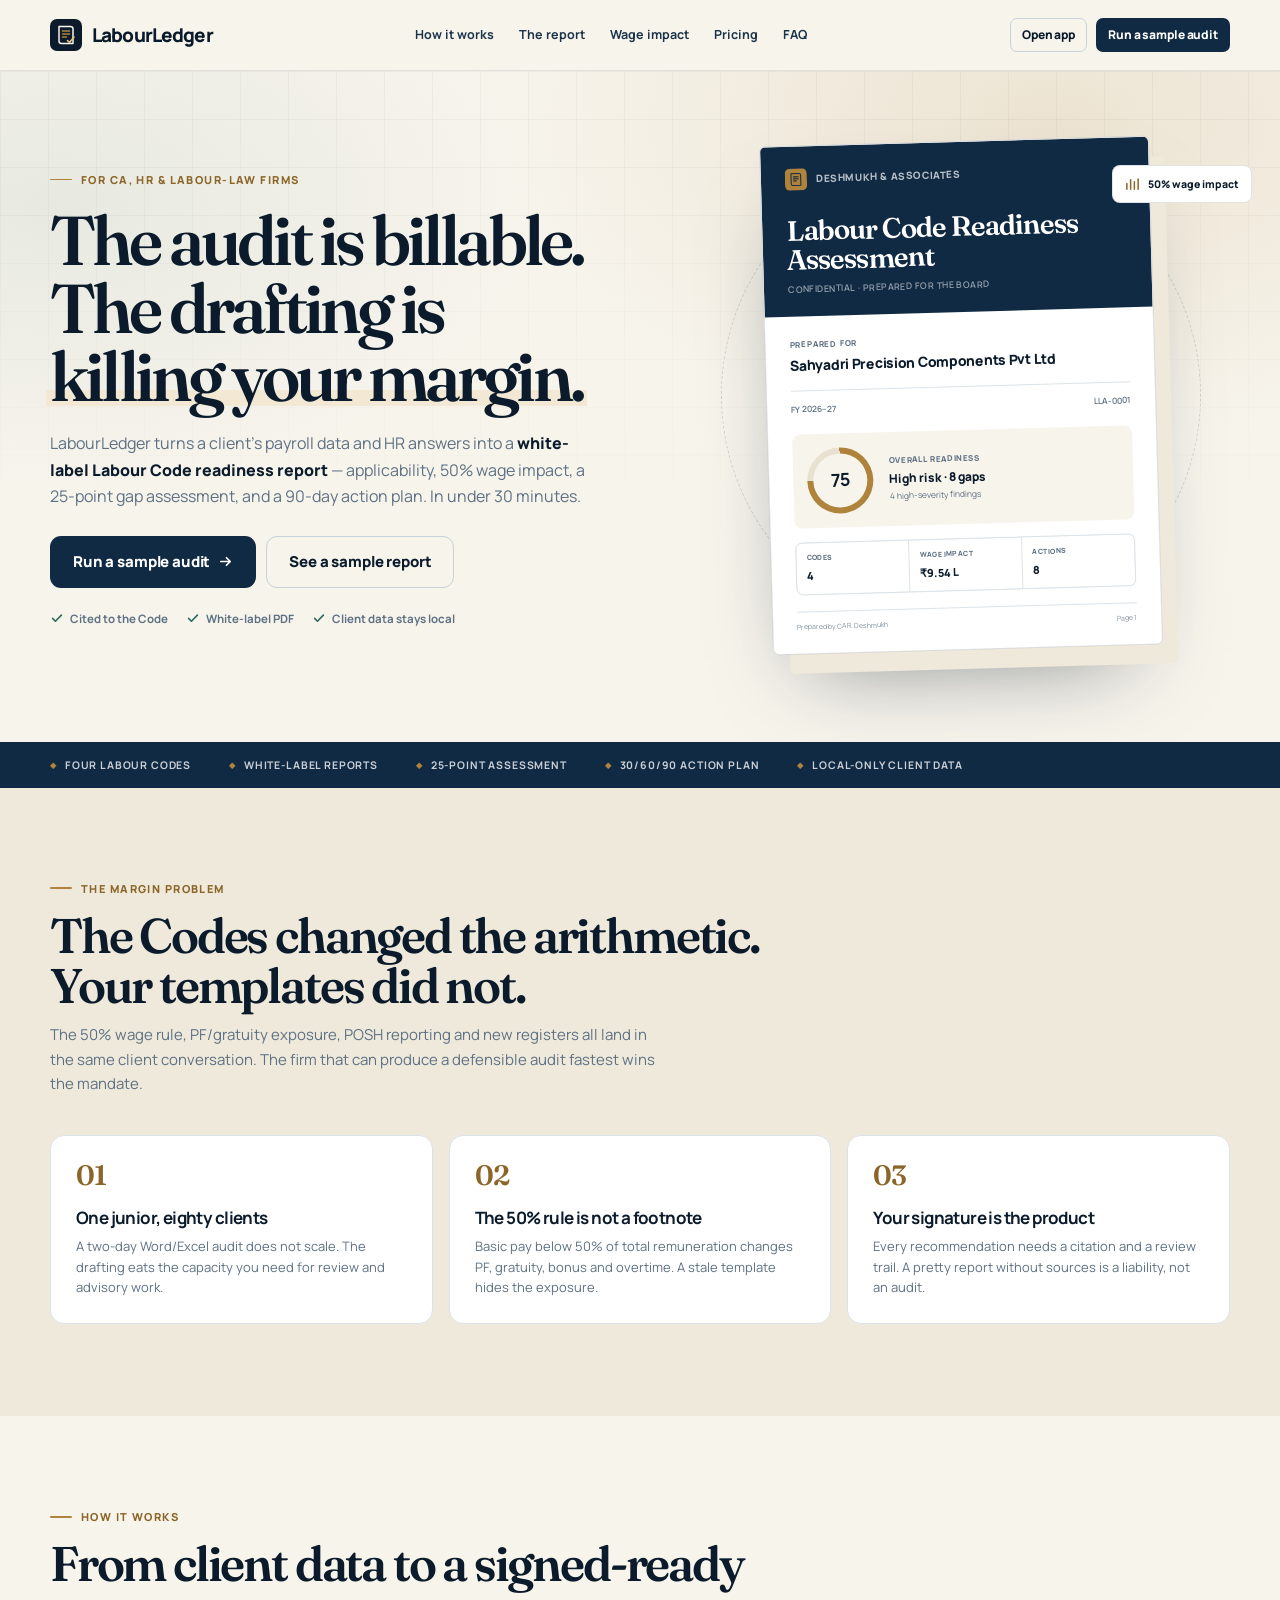
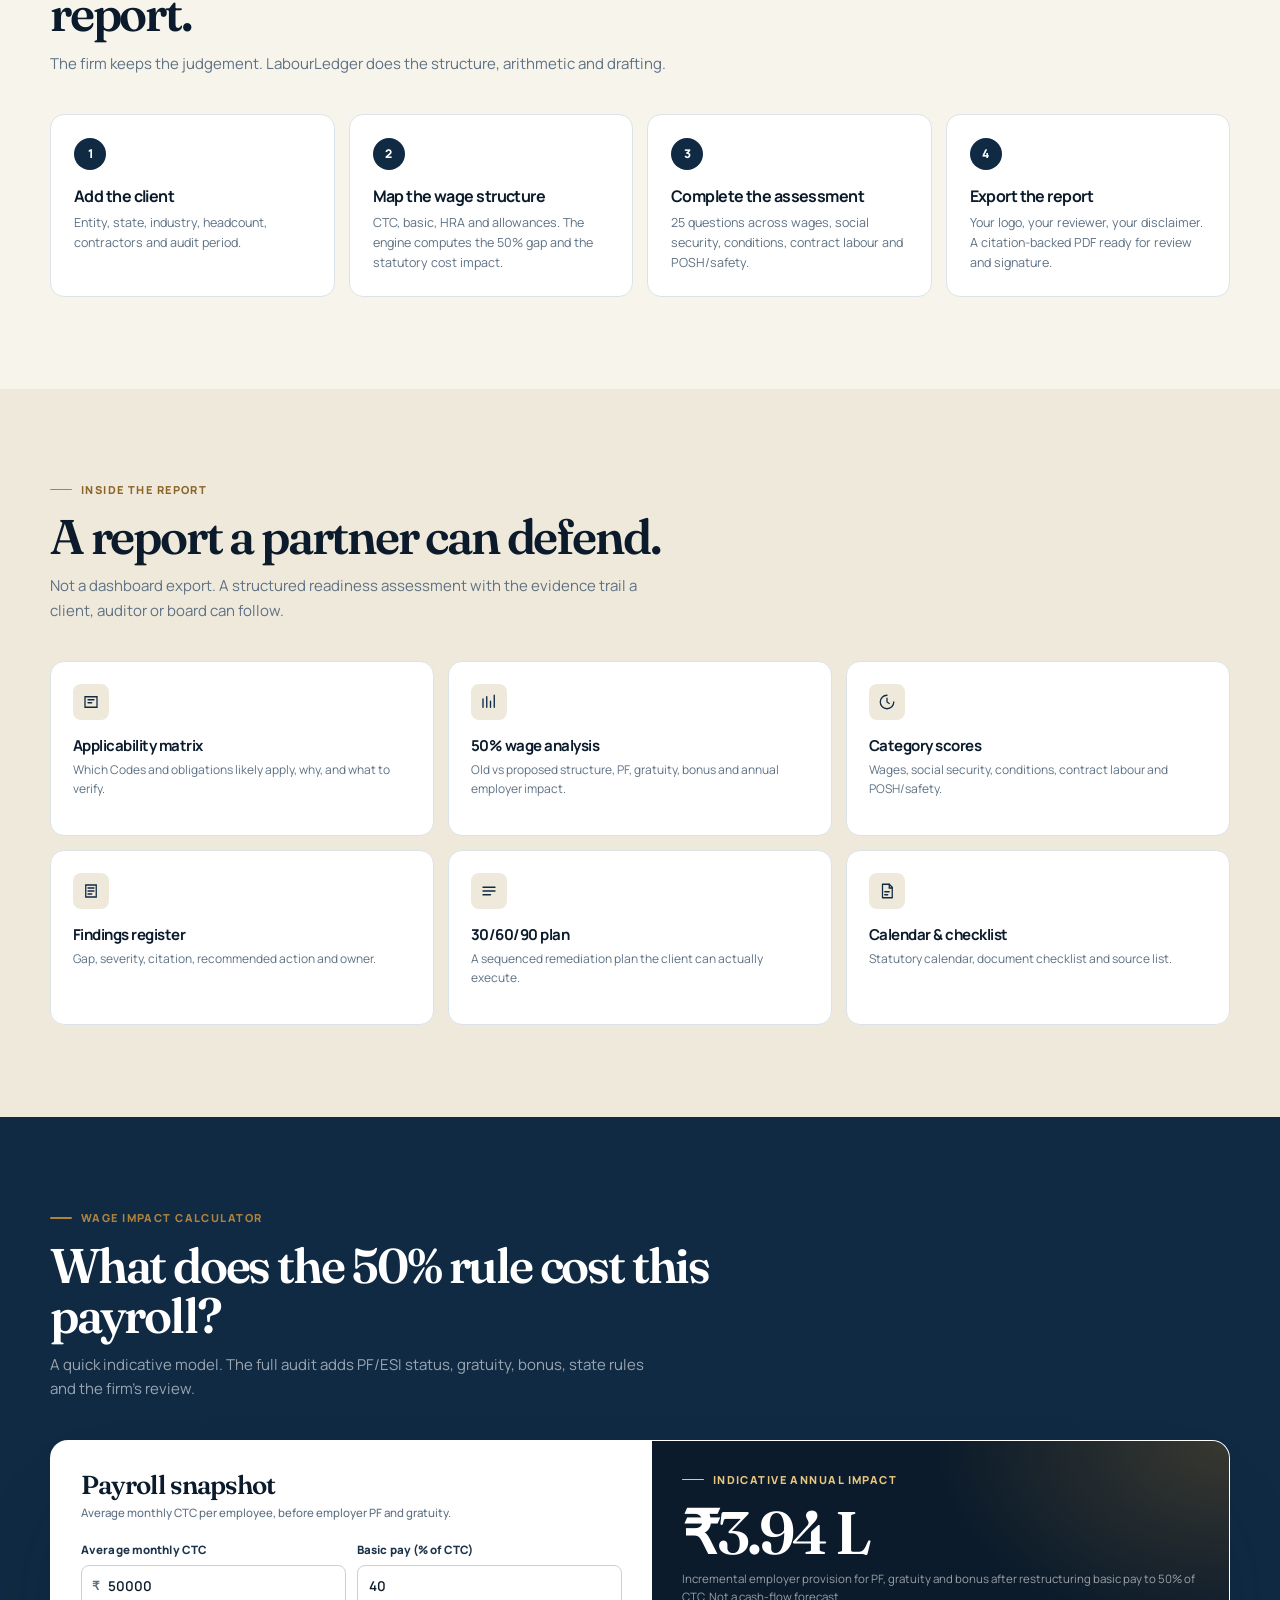
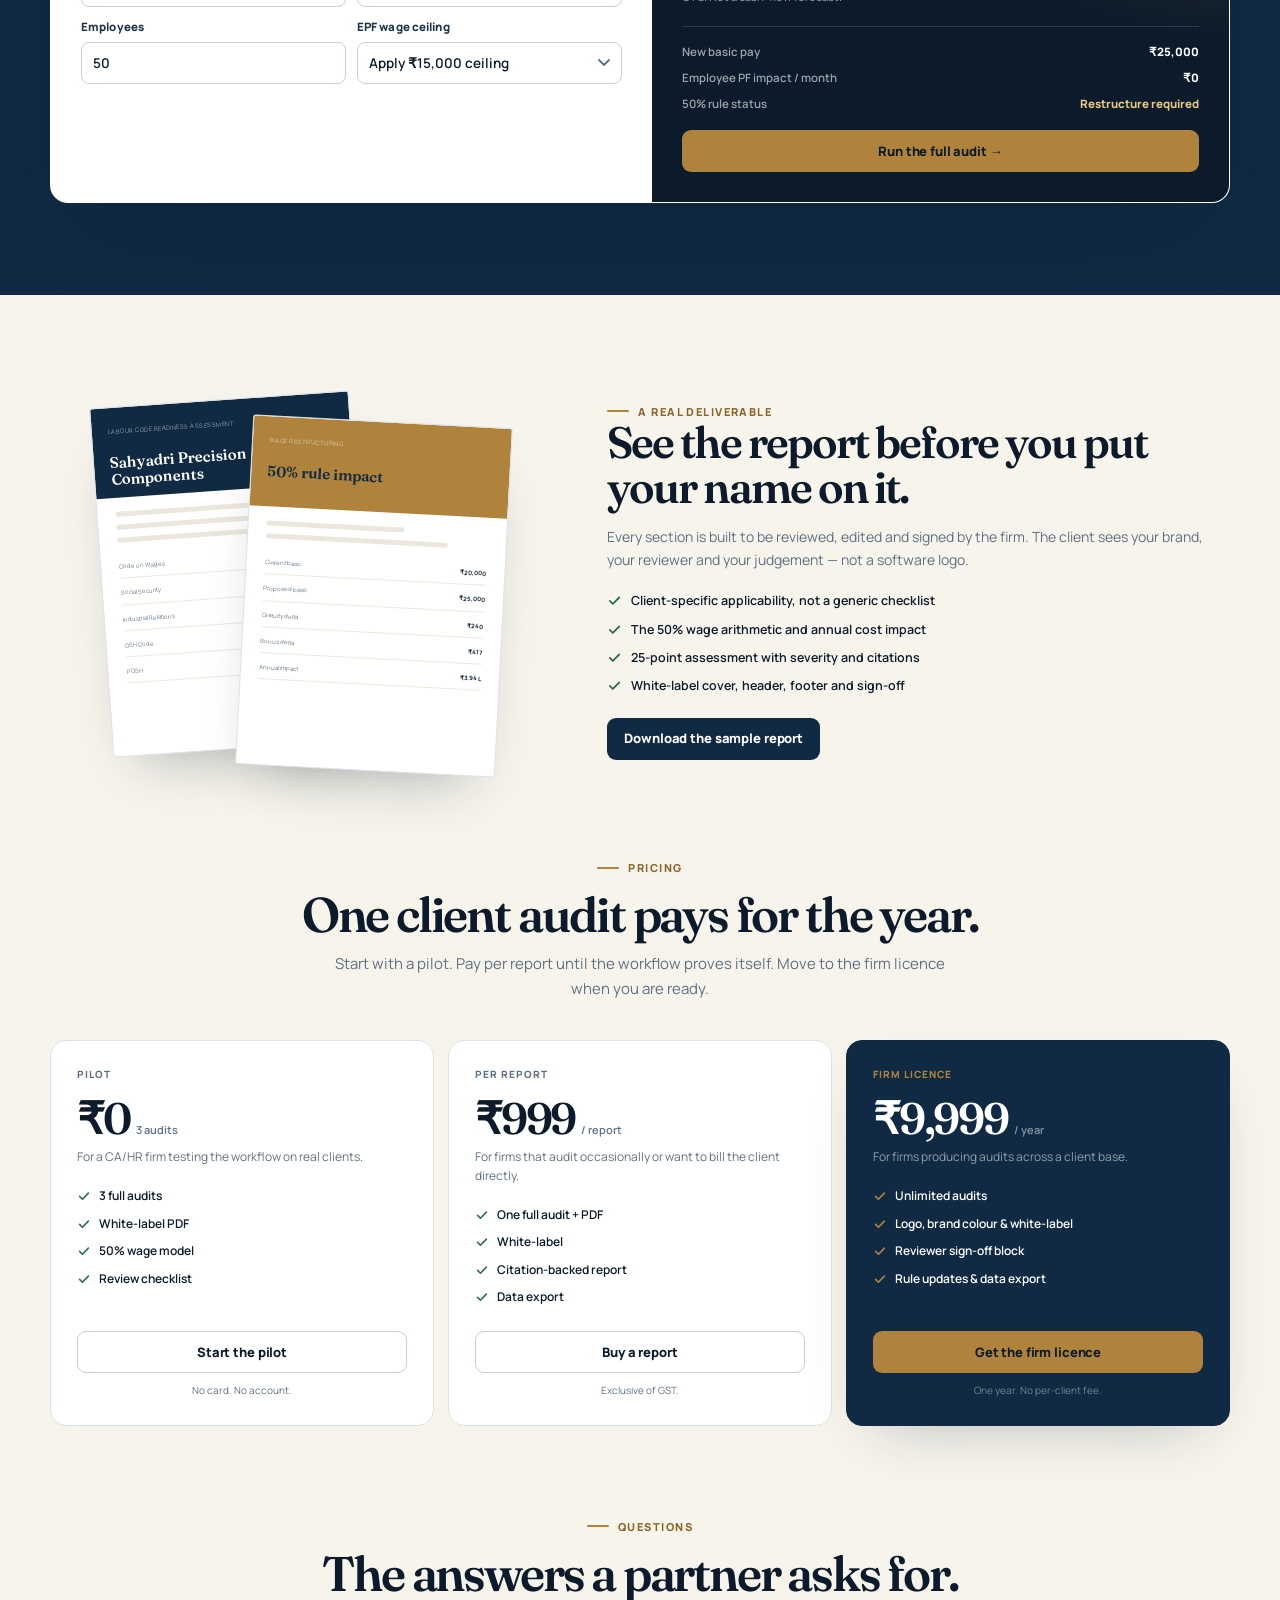
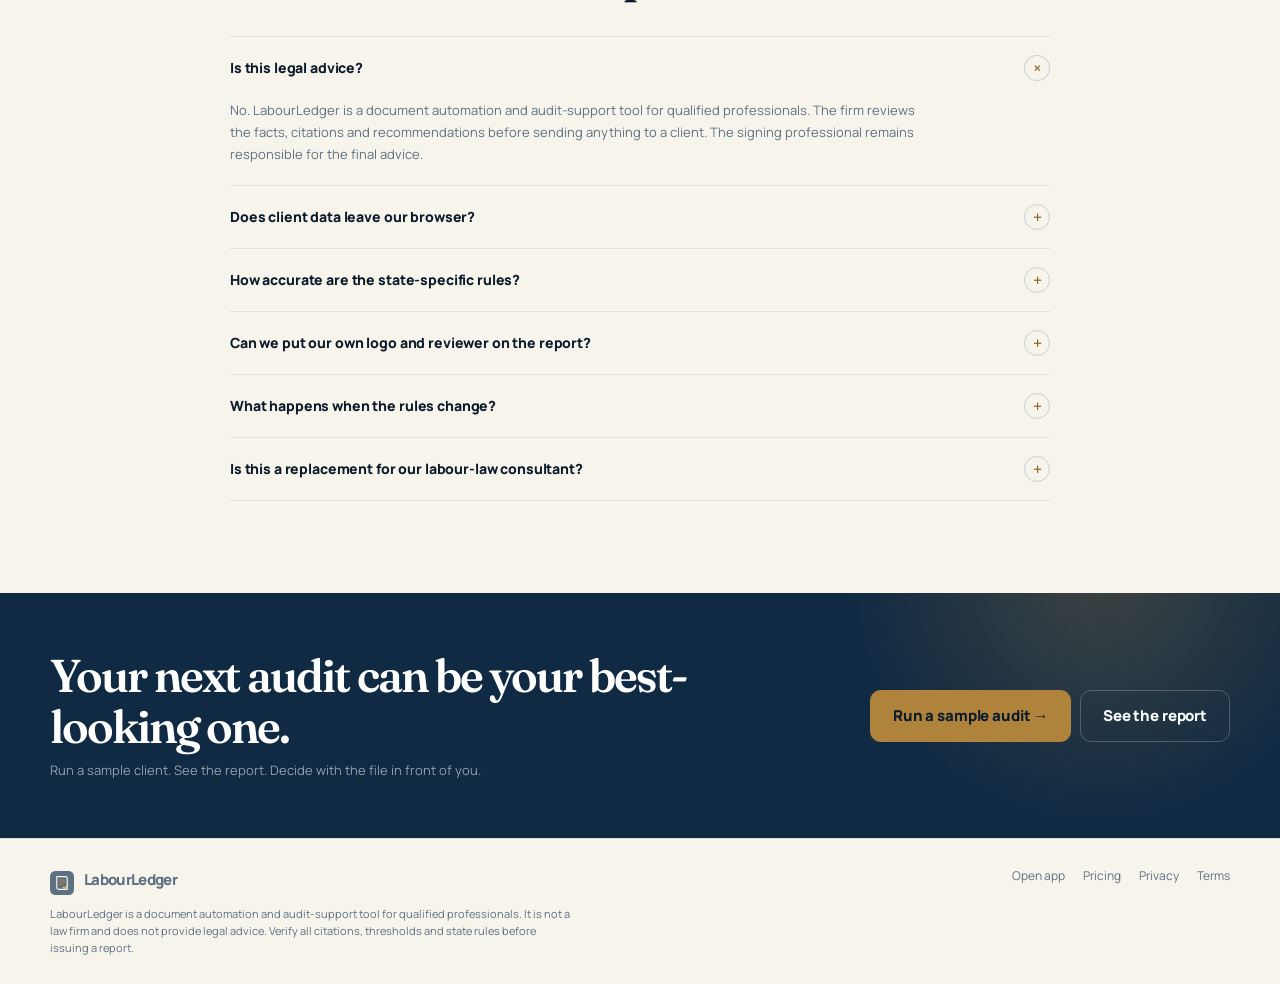
<file: index.html>
<!doctype html>
<html lang="en">
<head>
  <meta charset="utf-8">
  <meta name="viewport" content="width=device-width, initial-scale=1">
  <title>LabourLedger — White-label Labour Code audits for CA &amp; HR firms</title>
  <meta name="description" content="Turn a client's payroll data and HR answers into a white-label Labour Code readiness report — applicability, 50% wage impact, gaps, and a 90-day action plan. Built for CA, HR and labour-law firms.">
  <meta name="theme-color" content="#102A43">
  <link rel="icon" href="/assets/img/logo.svg" type="image/svg+xml">
  <link rel="canonical" href="https://labourledger.vercel.app/">
  <meta property="og:type" content="website">
  <meta property="og:title" content="LabourLedger — Labour Code audits, documented.">
  <meta property="og:description" content="A white-label audit engine for Indian CA, HR and labour-law firms. Applicability, 50% wage impact, 25-point gap assessment, and a client-ready report.">
  <meta property="og:image" content="https://labourledger.vercel.app/assets/img/og.png">
  <meta property="og:url" content="https://labourledger.vercel.app/">
  <meta name="twitter:card" content="summary_large_image">
  <link rel="stylesheet" href="/assets/css/fonts.css">
  <link rel="stylesheet" href="/assets/css/base.css">
  <link rel="stylesheet" href="/assets/css/landing.css">
  <script type="application/ld+json">
  {
    "@context": "https://schema.org",
    "@type": "FAQPage",
    "mainEntity": [
      {
        "@type": "Question",
        "name": "Is LabourLedger legal advice?",
        "acceptedAnswer": {
          "@type": "Answer",
          "text": "No. LabourLedger is a document automation and audit-support tool for qualified professionals. The signing firm reviews the facts, the citations and the recommendations before anything is sent to a client."
        }
      },
      {
        "@type": "Question",
        "name": "Does client data leave our browser?",
        "acceptedAnswer": {
          "@type": "Answer",
          "text": "No. Audits and client data are stored in the browser on the firm's device. There is no cloud database and no account. The firm can export a backup at any time."
        }
      },
      {
        "@type": "Question",
        "name": "How long does an audit take?",
        "acceptedAnswer": {
          "@type": "Answer",
          "text": "The first draft takes about 20 to 30 minutes once the client's payroll and HR data are available. The firm's review and judgement remain the billable work."
        }
      },
      {
        "@type": "Question",
        "name": "Are state rules covered?",
        "acceptedAnswer": {
          "@type": "Answer",
          "text": "The report covers the central Labour Codes and flags state-specific items such as Professional Tax, Labour Welfare Fund, minimum wages and establishment rules. State rules vary, so the report includes a verification checklist and the firm remains responsible for the final advice."
        }
      }
    ]
  }
  </script>
</head>
<body>
  <header class="site-header">
    <div class="container nav">
      <a class="brand" href="/" aria-label="LabourLedger home">
        <span class="brand-mark" aria-hidden="true">
          <svg viewBox="0 0 64 64"><rect width="64" height="64" rx="14" fill="currentColor"/><path d="M18 15h23a5 5 0 0 1 5 5v29H23a5 5 0 0 1-5-5V15Z" fill="none" stroke="#F7F4EC" stroke-width="3" stroke-linejoin="round"/><path d="M25 24h14M25 30h14M25 36h8" stroke="#B0833C" stroke-width="3.2" stroke-linecap="round"/><path d="M35 43l4 4 9-11" fill="none" stroke="#E9C77E" stroke-width="3.2" stroke-linecap="round" stroke-linejoin="round"/></svg>
        </span>
        LabourLedger
      </a>
      <nav class="nav-links" aria-label="Primary">
        <a href="#how">How it works</a>
        <a href="#report">The report</a>
        <a href="#calculator">Wage impact</a>
        <a href="#pricing">Pricing</a>
        <a href="#faq">FAQ</a>
      </nav>
      <div class="nav-actions">
        <a class="btn btn-ghost btn-sm" href="/app/">Open app</a>
        <a class="btn btn-primary btn-sm" href="/app/?onboarding=1">Run a sample audit</a>
      </div>
    </div>
  </header>

  <main>
    <section class="hero">
      <div class="container hero-grid">
        <div class="hero-copy">
          <span class="eyebrow">For CA, HR &amp; labour-law firms</span>
          <h1 class="hero-title">The audit is billable. The drafting is <span class="accent">killing your margin.</span></h1>
          <p class="hero-sub">
            LabourLedger turns a client's payroll data and HR answers into a <strong>white-label Labour Code readiness report</strong> — applicability, 50% wage impact, a 25-point gap assessment, and a 90-day action plan. In under 30 minutes.
          </p>
          <div class="hero-actions">
            <a class="btn btn-primary btn-lg" href="/app/?onboarding=1">
              Run a sample audit
              <svg width="15" height="15" viewBox="0 0 16 16" fill="none" aria-hidden="true"><path d="M3 8h10M9 4l4 4-4 4" stroke="currentColor" stroke-width="1.8" stroke-linecap="round" stroke-linejoin="round"/></svg>
            </a>
            <a class="btn btn-ghost btn-lg" href="/sample-report.pdf" target="_blank" rel="noopener">See a sample report</a>
          </div>
          <div class="hero-trust">
            <span class="trust-item"><svg viewBox="0 0 16 16" fill="none"><path d="M3 8.5l3.2 3.2L13 4.8" stroke="currentColor" stroke-width="1.9" stroke-linecap="round" stroke-linejoin="round"/></svg> Cited to the Code</span>
            <span class="trust-item"><svg viewBox="0 0 16 16" fill="none"><path d="M3 8.5l3.2 3.2L13 4.8" stroke="currentColor" stroke-width="1.9" stroke-linecap="round" stroke-linejoin="round"/></svg> White-label PDF</span>
            <span class="trust-item"><svg viewBox="0 0 16 16" fill="none"><path d="M3 8.5l3.2 3.2L13 4.8" stroke="currentColor" stroke-width="1.9" stroke-linecap="round" stroke-linejoin="round"/></svg> Client data stays local</span>
          </div>
        </div>

        <div class="hero-visual" aria-label="Sample readiness report">
          <div class="report-cover">
            <div class="cover-band">
              <div class="cover-brand">
                <svg viewBox="0 0 64 64" aria-hidden="true"><rect width="64" height="64" rx="14" fill="#B0833C"/><path d="M18 15h23a5 5 0 0 1 5 5v29H23a5 5 0 0 1-5-5V15Z" fill="none" stroke="#102A43" stroke-width="3" stroke-linejoin="round"/><path d="M25 24h14M25 30h14M25 36h8" stroke="#102A43" stroke-width="3.2" stroke-linecap="round"/></svg>
                Deshmukh &amp; Associates
              </div>
              <div class="cover-title">Labour Code Readiness Assessment</div>
              <div class="cover-sub">Confidential · Prepared for the board</div>
            </div>
            <div class="cover-body">
              <div class="cover-client-label">Prepared for</div>
              <div class="cover-client">Sahyadri Precision Components Pvt Ltd</div>
              <div class="cover-meta"><span>FY 2026–27</span><span>LLA-0001</span></div>
              <div class="cover-score-row">
                <div class="score-ring" style="background: conic-gradient(var(--brass) 75%, #e8e1d2 0);"><b>75</b></div>
                <div class="score-copy">
                  <span>Overall readiness</span>
                  <strong>High risk · 8 gaps</strong>
                  <small>4 high-severity findings</small>
                </div>
              </div>
              <div class="cover-metrics">
                <div class="cover-metric"><span>Codes</span><b>4</b></div>
                <div class="cover-metric"><span>Wage impact</span><b>₹9.54 L</b></div>
                <div class="cover-metric"><span>Actions</span><b>8</b></div>
              </div>
              <div class="cover-footer"><span>Prepared by CA R. Deshmukh</span><span>Page 1</span></div>
            </div>
          </div>
          <div class="float-card float-1">
            <svg viewBox="0 0 16 16" fill="none"><path d="M2 13V7m4 6V3m4 10V5m4 8V2" stroke="currentColor" stroke-width="1.6" stroke-linecap="round"/></svg>
            50% wage impact
          </div>
        </div>
      </div>
    </section>

    <div class="cred-strip" aria-hidden="true">
      <div class="container cred-inner">
        <span>Four Labour Codes</span><span>White-label reports</span><span>25-point assessment</span><span>30/60/90 action plan</span><span>Local-only client data</span>
      </div>
    </div>

    <section class="section problem-section" id="problem">
      <div class="container">
        <div class="section-head">
          <span class="eyebrow">The margin problem</span>
          <h2 class="section-title">The Codes changed the arithmetic. Your templates did not.</h2>
          <p class="section-sub">The 50% wage rule, PF/gratuity exposure, POSH reporting and new registers all land in the same client conversation. The firm that can produce a defensible audit fastest wins the mandate.</p>
        </div>
        <div class="problem-grid">
          <article class="problem-card">
            <div class="problem-num">01</div>
            <h3>One junior, eighty clients</h3>
            <p>A two-day Word/Excel audit does not scale. The drafting eats the capacity you need for review and advisory work.</p>
          </article>
          <article class="problem-card">
            <div class="problem-num">02</div>
            <h3>The 50% rule is not a footnote</h3>
            <p>Basic pay below 50% of total remuneration changes PF, gratuity, bonus and overtime. A stale template hides the exposure.</p>
          </article>
          <article class="problem-card">
            <div class="problem-num">03</div>
            <h3>Your signature is the product</h3>
            <p>Every recommendation needs a citation and a review trail. A pretty report without sources is a liability, not an audit.</p>
          </article>
        </div>
      </div>
    </section>

    <section class="section" id="how">
      <div class="container">
        <div class="section-head">
          <span class="eyebrow">How it works</span>
          <h2 class="section-title">From client data to a signed-ready report.</h2>
          <p class="section-sub">The firm keeps the judgement. LabourLedger does the structure, arithmetic and drafting.</p>
        </div>
        <div class="steps-grid">
          <article class="step" data-step="1">
            <h3>Add the client</h3>
            <p>Entity, state, industry, headcount, contractors and audit period.</p>
          </article>
          <article class="step" data-step="2">
            <h3>Map the wage structure</h3>
            <p>CTC, basic, HRA and allowances. The engine computes the 50% gap and the statutory cost impact.</p>
          </article>
          <article class="step" data-step="3">
            <h3>Complete the assessment</h3>
            <p>25 questions across wages, social security, conditions, contract labour and POSH/safety.</p>
          </article>
          <article class="step" data-step="4">
            <h3>Export the report</h3>
            <p>Your logo, your reviewer, your disclaimer. A citation-backed PDF ready for review and signature.</p>
          </article>
        </div>
      </div>
    </section>

    <section class="section" id="report" style="background: var(--paper-2);">
      <div class="container">
        <div class="section-head">
          <span class="eyebrow">Inside the report</span>
          <h2 class="section-title">A report a partner can defend.</h2>
          <p class="section-sub">Not a dashboard export. A structured readiness assessment with the evidence trail a client, auditor or board can follow.</p>
        </div>
        <div class="inside-grid">
          <article class="inside-card">
            <div class="inside-icon"><svg viewBox="0 0 24 24" fill="none"><path d="M4 5h16v14H4V5Z" stroke="currentColor" stroke-width="1.7"/><path d="M8 9h8M8 13h5" stroke="currentColor" stroke-width="1.7" stroke-linecap="round"/></svg></div>
            <h3>Applicability matrix</h3>
            <p>Which Codes and obligations likely apply, why, and what to verify.</p>
          </article>
          <article class="inside-card">
            <div class="inside-icon"><svg viewBox="0 0 24 24" fill="none"><path d="M4 19V8m5 11V5m5 14v-8m5 8V3" stroke="currentColor" stroke-width="1.8" stroke-linecap="round"/></svg></div>
            <h3>50% wage analysis</h3>
            <p>Old vs proposed structure, PF, gratuity, bonus and annual employer impact.</p>
          </article>
          <article class="inside-card">
            <div class="inside-icon"><svg viewBox="0 0 24 24" fill="none"><path d="M12 3a9 9 0 1 0 9 9" stroke="currentColor" stroke-width="1.7" stroke-linecap="round"/><path d="M12 7v5l3 2" stroke="currentColor" stroke-width="1.7" stroke-linecap="round"/></svg></div>
            <h3>Category scores</h3>
            <p>Wages, social security, conditions, contract labour and POSH/safety.</p>
          </article>
          <article class="inside-card">
            <div class="inside-icon"><svg viewBox="0 0 24 24" fill="none"><path d="M5 4h14v16H5V4Z" stroke="currentColor" stroke-width="1.7"/><path d="M8 8h8M8 12h8M8 16h5" stroke="currentColor" stroke-width="1.7" stroke-linecap="round"/></svg></div>
            <h3>Findings register</h3>
            <p>Gap, severity, citation, recommended action and owner.</p>
          </article>
          <article class="inside-card">
            <div class="inside-icon"><svg viewBox="0 0 24 24" fill="none"><path d="M4 7h16M4 12h16M4 17h10" stroke="currentColor" stroke-width="1.8" stroke-linecap="round"/></svg></div>
            <h3>30/60/90 plan</h3>
            <p>A sequenced remediation plan the client can actually execute.</p>
          </article>
          <article class="inside-card">
            <div class="inside-icon"><svg viewBox="0 0 24 24" fill="none"><path d="M6 3h9l4 4v14H6V3Z" stroke="currentColor" stroke-width="1.7" stroke-linejoin="round"/><path d="M15 3v5h4M9 13h6M9 17h4" stroke="currentColor" stroke-width="1.7" stroke-linecap="round"/></svg></div>
            <h3>Calendar &amp; checklist</h3>
            <p>Statutory calendar, document checklist and source list.</p>
          </article>
        </div>
      </div>
    </section>

    <section class="section calc-section" id="calculator">
      <div class="container">
        <div class="section-head">
          <span class="eyebrow">Wage impact calculator</span>
          <h2 class="section-title">What does the 50% rule cost this payroll?</h2>
          <p class="section-sub">A quick indicative model. The full audit adds PF/ESI status, gratuity, bonus, state rules and the firm's review.</p>
        </div>
        <div class="calc-card">
          <div class="calc-form">
            <h3>Payroll snapshot</h3>
            <p class="hint" style="margin-top:5px;">Average monthly CTC per employee, before employer PF and gratuity.</p>
            <div class="calc-fields">
              <div class="field">
                <label for="calcCtc">Average monthly CTC</label>
                <div class="input-group"><span class="prefix">₹</span><input class="input" id="calcCtc" type="number" min="0" step="1000" value="50000"></div>
              </div>
              <div class="field">
                <label for="calcBasic">Basic pay (% of CTC)</label>
                <input class="input" id="calcBasic" type="number" min="0" max="100" step="1" value="40">
              </div>
              <div class="field">
                <label for="calcEmployees">Employees</label>
                <input class="input" id="calcEmployees" type="number" min="1" step="1" value="50">
              </div>
              <div class="field">
                <label for="calcCeiling">EPF wage ceiling</label>
                <select class="select" id="calcCeiling">
                  <option value="yes" selected>Apply ₹15,000 ceiling</option>
                  <option value="no">No ceiling (full basic)</option>
                </select>
              </div>
            </div>
          </div>
          <div class="calc-result" aria-live="polite">
            <span class="eyebrow">Indicative annual impact</span>
            <div class="calc-price" id="calcImpact">₹3.94 L</div>
            <p class="calc-note">Incremental employer provision for PF, gratuity and bonus after restructuring basic pay to 50% of CTC. Not a cash-flow forecast.</p>
            <div class="calc-rows">
              <div class="calc-row"><span>New basic pay</span><b id="calcNewBasic">₹25,000</b></div>
              <div class="calc-row"><span>Employee PF impact / month</span><b id="calcEmployeePf">₹0</b></div>
              <div class="calc-row"><span>50% rule status</span><b id="calcStatus">Restructure required</b></div>
            </div>
            <a class="btn btn-brass calc-cta" id="calcCta" href="/app/?onboarding=1">Run the full audit →</a>
          </div>
        </div>
      </div>
    </section>

    <section class="section sample-section">
      <div class="container sample-grid">
        <div class="sample-pages" aria-hidden="true">
          <div class="sample-page one">
            <div class="sample-page-band"><span>Labour Code Readiness Assessment</span><b>Sahyadri Precision Components</b></div>
            <div class="sample-line short"></div><div class="sample-line mid"></div><div class="sample-line"></div>
            <div class="sample-table">
              <div><span>Code on Wages</span><b>Apply</b></div>
              <div><span>Social Security</span><b>Apply</b></div>
              <div><span>Industrial Relations</span><b>Review</b></div>
              <div><span>OSH Code</span><b>Apply</b></div>
              <div><span>POSH</span><b>Apply</b></div>
            </div>
          </div>
          <div class="sample-page two">
            <div class="sample-page-band" style="background:#b0833c; color:#102a43;"><span>Wage restructuring</span><b>50% rule impact</b></div>
            <div class="sample-line short"></div><div class="sample-line mid"></div>
            <div class="sample-table">
              <div><span>Current basic</span><b>₹20,000</b></div>
              <div><span>Proposed basic</span><b>₹25,000</b></div>
              <div><span>Gratuity delta</span><b>₹240</b></div>
              <div><span>Bonus delta</span><b>₹417</b></div>
              <div><span>Annual impact</span><b>₹3.94 L</b></div>
            </div>
          </div>
        </div>
        <div class="sample-copy">
          <span class="eyebrow">A real deliverable</span>
          <h2>See the report before you put your name on it.</h2>
          <p>Every section is built to be reviewed, edited and signed by the firm. The client sees your brand, your reviewer and your judgement — not a software logo.</p>
          <ul class="sample-list">
            <li><svg viewBox="0 0 16 16" fill="none"><path d="M3 8.5l3.2 3.2L13 4.8" stroke="currentColor" stroke-width="1.9" stroke-linecap="round" stroke-linejoin="round"/></svg> Client-specific applicability, not a generic checklist</li>
            <li><svg viewBox="0 0 16 16" fill="none"><path d="M3 8.5l3.2 3.2L13 4.8" stroke="currentColor" stroke-width="1.9" stroke-linecap="round" stroke-linejoin="round"/></svg> The 50% wage arithmetic and annual cost impact</li>
            <li><svg viewBox="0 0 16 16" fill="none"><path d="M3 8.5l3.2 3.2L13 4.8" stroke="currentColor" stroke-width="1.9" stroke-linecap="round" stroke-linejoin="round"/></svg> 25-point assessment with severity and citations</li>
            <li><svg viewBox="0 0 16 16" fill="none"><path d="M3 8.5l3.2 3.2L13 4.8" stroke="currentColor" stroke-width="1.9" stroke-linecap="round" stroke-linejoin="round"/></svg> White-label cover, header, footer and sign-off</li>
          </ul>
          <a class="btn btn-primary" href="/sample-report.pdf" target="_blank" rel="noopener" style="margin-top:22px;">Download the sample report</a>
        </div>
      </div>
    </section>

    <section class="section" id="pricing" style="padding-top: 0;">
      <div class="container">
        <div class="section-head center">
          <span class="eyebrow">Pricing</span>
          <h2 class="section-title">One client audit pays for the year.</h2>
          <p class="section-sub">Start with a pilot. Pay per report until the workflow proves itself. Move to the firm licence when you are ready.</p>
        </div>
        <div class="pricing-grid">
          <article class="price-card">
            <span class="price-name">Pilot</span>
            <div class="price-value"><b>₹0</b><span>3 audits</span></div>
            <p class="price-desc">For a CA/HR firm testing the workflow on real clients.</p>
            <ul class="price-list">
              <li><svg viewBox="0 0 16 16" fill="none"><path d="M3 8.5l3.2 3.2L13 4.8" stroke="currentColor" stroke-width="1.9" stroke-linecap="round" stroke-linejoin="round"/></svg> 3 full audits</li>
              <li><svg viewBox="0 0 16 16" fill="none"><path d="M3 8.5l3.2 3.2L13 4.8" stroke="currentColor" stroke-width="1.9" stroke-linecap="round" stroke-linejoin="round"/></svg> White-label PDF</li>
              <li><svg viewBox="0 0 16 16" fill="none"><path d="M3 8.5l3.2 3.2L13 4.8" stroke="currentColor" stroke-width="1.9" stroke-linecap="round" stroke-linejoin="round"/></svg> 50% wage model</li>
              <li><svg viewBox="0 0 16 16" fill="none"><path d="M3 8.5l3.2 3.2L13 4.8" stroke="currentColor" stroke-width="1.9" stroke-linecap="round" stroke-linejoin="round"/></svg> Review checklist</li>
            </ul>
            <a class="btn btn-ghost" href="/app/?onboarding=1">Start the pilot</a>
            <p class="price-foot">No card. No account.</p>
          </article>

          <article class="price-card">
            <span class="price-name">Per report</span>
            <div class="price-value"><b>₹999</b><span>/ report</span></div>
            <p class="price-desc">For firms that audit occasionally or want to bill the client directly.</p>
            <ul class="price-list">
              <li><svg viewBox="0 0 16 16" fill="none"><path d="M3 8.5l3.2 3.2L13 4.8" stroke="currentColor" stroke-width="1.9" stroke-linecap="round" stroke-linejoin="round"/></svg> One full audit + PDF</li>
              <li><svg viewBox="0 0 16 16" fill="none"><path d="M3 8.5l3.2 3.2L13 4.8" stroke="currentColor" stroke-width="1.9" stroke-linecap="round" stroke-linejoin="round"/></svg> White-label</li>
              <li><svg viewBox="0 0 16 16" fill="none"><path d="M3 8.5l3.2 3.2L13 4.8" stroke="currentColor" stroke-width="1.9" stroke-linecap="round" stroke-linejoin="round"/></svg> Citation-backed report</li>
              <li><svg viewBox="0 0 16 16" fill="none"><path d="M3 8.5l3.2 3.2L13 4.8" stroke="currentColor" stroke-width="1.9" stroke-linecap="round" stroke-linejoin="round"/></svg> Data export</li>
            </ul>
            <a class="btn btn-ghost" href="/app/?upgrade=1">Buy a report</a>
            <p class="price-foot">Exclusive of GST.</p>
          </article>

          <article class="price-card featured">
            <span class="price-name">Firm licence</span>
            <div class="price-value"><b>₹9,999</b><span>/ year</span></div>
            <p class="price-desc">For firms producing audits across a client base.</p>
            <ul class="price-list">
              <li><svg viewBox="0 0 16 16" fill="none"><path d="M3 8.5l3.2 3.2L13 4.8" stroke="currentColor" stroke-width="1.9" stroke-linecap="round" stroke-linejoin="round"/></svg> Unlimited audits</li>
              <li><svg viewBox="0 0 16 16" fill="none"><path d="M3 8.5l3.2 3.2L13 4.8" stroke="currentColor" stroke-width="1.9" stroke-linecap="round" stroke-linejoin="round"/></svg> Logo, brand colour &amp; white-label</li>
              <li><svg viewBox="0 0 16 16" fill="none"><path d="M3 8.5l3.2 3.2L13 4.8" stroke="currentColor" stroke-width="1.9" stroke-linecap="round" stroke-linejoin="round"/></svg> Reviewer sign-off block</li>
              <li><svg viewBox="0 0 16 16" fill="none"><path d="M3 8.5l3.2 3.2L13 4.8" stroke="currentColor" stroke-width="1.9" stroke-linecap="round" stroke-linejoin="round"/></svg> Rule updates &amp; data export</li>
            </ul>
            <a class="btn btn-brass" href="/app/?upgrade=1">Get the firm licence</a>
            <p class="price-foot">One year. No per-client fee.</p>
          </article>
        </div>
      </div>
    </section>

    <section class="section" id="faq" style="padding-top: 0;">
      <div class="container">
        <div class="section-head center">
          <span class="eyebrow">Questions</span>
          <h2 class="section-title">The answers a partner asks for.</h2>
        </div>
        <div class="faq-list">
          <details class="faq-item" open>
            <summary>Is this legal advice?</summary>
            <p>No. LabourLedger is a document automation and audit-support tool for qualified professionals. The firm reviews the facts, citations and recommendations before sending anything to a client. The signing professional remains responsible for the final advice.</p>
          </details>
          <details class="faq-item">
            <summary>Does client data leave our browser?</summary>
            <p>No. Audits and client data are stored in the browser on the firm's device. There is no cloud database, no account and no sync. You can export a JSON backup at any time.</p>
          </details>
          <details class="faq-item">
            <summary>How accurate are the state-specific rules?</summary>
            <p>The engine covers the central Codes and flags state-specific items such as Professional Tax, Labour Welfare Fund, minimum wages, establishment rules and contract-labour thresholds. State rules change; the report includes a verification checklist and should be reviewed by the firm before issue.</p>
          </details>
          <details class="faq-item">
            <summary>Can we put our own logo and reviewer on the report?</summary>
            <p>Yes. The firm licence includes a white-label cover, brand colour, reviewer name, designation and membership number. The software brand is not shown on the client-facing report.</p>
          </details>
          <details class="faq-item">
            <summary>What happens when the rules change?</summary>
            <p>The report cites the Act and the relevant provision. The firm licence includes rule updates and a versioned changelog. If a citation or threshold changes, the firm can regenerate the report with the current version.</p>
          </details>
          <details class="faq-item">
            <summary>Is this a replacement for our labour-law consultant?</summary>
            <p>No. It replaces the drafting and arithmetic, not the judgement. The report is designed to make the consultant's review faster and the firm's advice more consistent.</p>
          </details>
        </div>
      </div>
    </section>

    <section class="cta-band">
      <div class="container cta-inner">
        <div>
          <h2>Your next audit can be your best-looking one.</h2>
          <p>Run a sample client. See the report. Decide with the file in front of you.</p>
        </div>
        <div class="cta-actions">
          <a class="btn btn-brass btn-lg" href="/app/?onboarding=1">Run a sample audit →</a>
          <a class="btn btn-ghost btn-lg" style="--btn-fg:#fff; --btn-border:rgba(255,255,255,.22);" href="/sample-report.pdf" target="_blank" rel="noopener">See the report</a>
        </div>
      </div>
    </section>
  </main>

  <footer class="site-footer">
    <div class="container footer-inner">
      <div style="max-width:520px;">
        <a class="brand" href="/" style="font-size:15px;">
          <span class="brand-mark" style="width:24px;height:24px;" aria-hidden="true"><svg viewBox="0 0 64 64"><rect width="64" height="64" rx="14" fill="currentColor"/><path d="M18 15h23a5 5 0 0 1 5 5v29H23a5 5 0 0 1-5-5V15Z" fill="none" stroke="#F7F4EC" stroke-width="3" stroke-linejoin="round"/><path d="M25 24h14M25 30h14M25 36h8" stroke="#B0833C" stroke-width="3.2" stroke-linecap="round"/><path d="M35 43l4 4 9-11" fill="none" stroke="#E9C77E" stroke-width="3.2" stroke-linecap="round" stroke-linejoin="round"/></svg></span>
          LabourLedger
        </a>
        <p style="margin-top:8px; font-size:11px; line-height:1.55;">LabourLedger is a document automation and audit-support tool for qualified professionals. It is not a law firm and does not provide legal advice. Verify all citations, thresholds and state rules before issuing a report.</p>
      </div>
      <div class="footer-links">
        <a href="/app/">Open app</a>
        <a href="#pricing">Pricing</a>
        <a href="/privacy/">Privacy</a>
        <a href="/terms/">Terms</a>
      </div>
    </div>
  </footer>

  <script type="module" src="/assets/js/landing.js"></script>
  <script>
    if ('serviceWorker' in navigator) {
      window.addEventListener('load', () => navigator.serviceWorker.register('/sw.js').catch(() => {}));
    }
  </script>
</body>
</html>
</file>
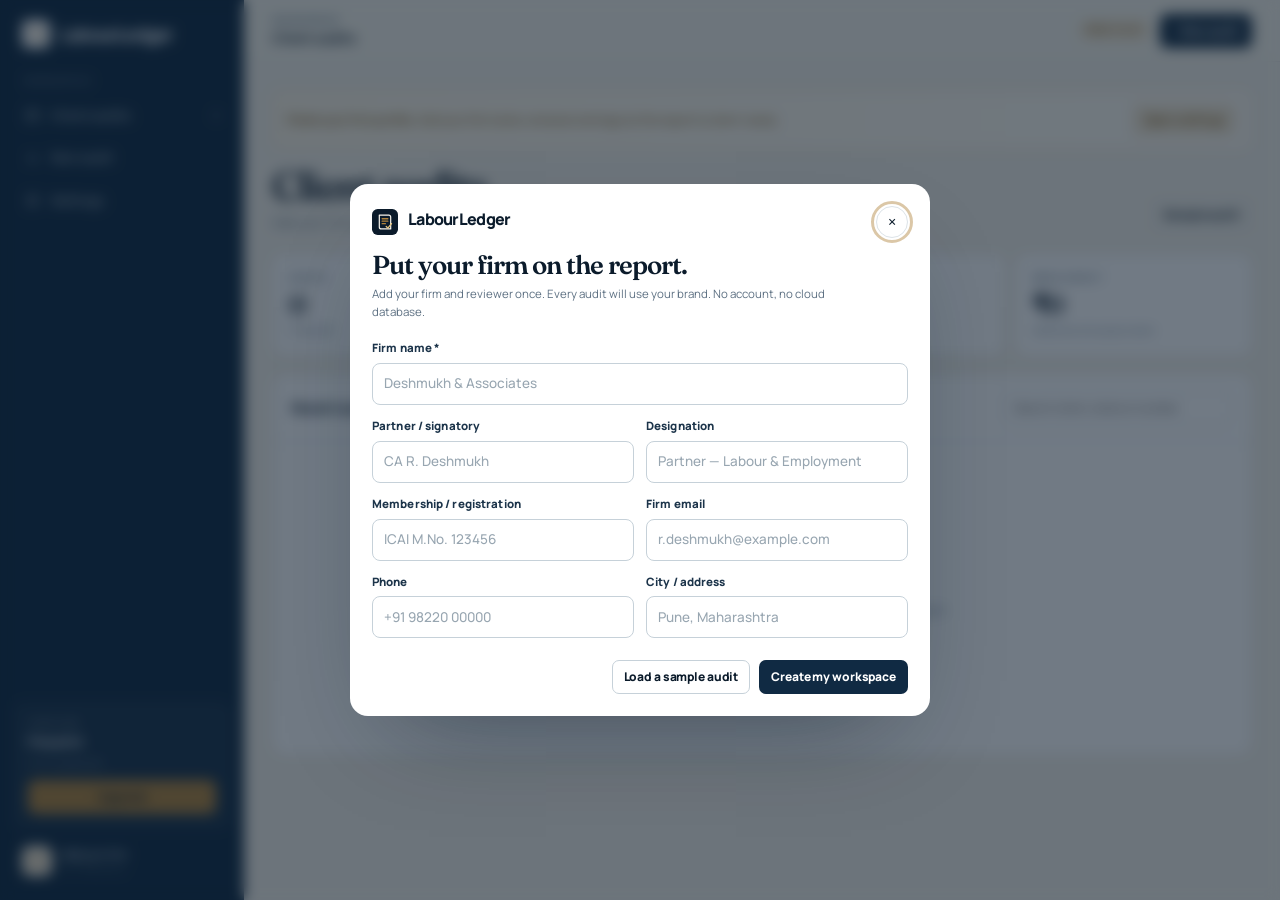
<file: app/index.html>
<!doctype html>
<html lang="en">
<head>
  <meta charset="utf-8">
  <meta name="viewport" content="width=device-width, initial-scale=1">
  <title>LabourLedger — Client audits</title>
  <meta name="robots" content="noindex">
  <meta name="theme-color" content="#102A43">
  <link rel="icon" href="/assets/img/logo.svg" type="image/svg+xml">
  <link rel="manifest" href="/manifest.webmanifest">
  <link rel="stylesheet" href="/assets/css/fonts.css">
  <link rel="stylesheet" href="/assets/css/base.css">
  <link rel="stylesheet" href="/assets/css/app.css">
</head>
<body class="app-body">
  <div class="app-shell" id="appShell">
    <aside class="sidebar" aria-label="Workspace navigation">
      <a class="brand" href="/" aria-label="LabourLedger home">
        <span class="brand-mark" aria-hidden="true">
          <svg viewBox="0 0 64 64"><rect width="64" height="64" rx="14" fill="currentColor"/><path d="M18 15h23a5 5 0 0 1 5 5v29H23a5 5 0 0 1-5-5V15Z" fill="none" stroke="#F7F4EC" stroke-width="3" stroke-linejoin="round"/><path d="M25 24h14M25 30h14M25 36h8" stroke="#B0833C" stroke-width="3.2" stroke-linecap="round"/><path d="M35 43l4 4 9-11" fill="none" stroke="#E9C77E" stroke-width="3.2" stroke-linecap="round" stroke-linejoin="round"/></svg>
        </span>
        LabourLedger
      </a>

      <div class="sidebar-label">Workspace</div>
      <nav class="sidebar-nav">
        <a class="nav-item active" href="/app/" data-nav="audits">
          <svg viewBox="0 0 24 24" fill="none"><path d="M4 5h16v14H4V5Z" stroke="currentColor" stroke-width="1.7"/><path d="M8 9h8M8 13h5" stroke="currentColor" stroke-width="1.7" stroke-linecap="round"/></svg>
          Client audits
          <span class="nav-count" id="navAuditCount">0</span>
        </a>
        <button class="nav-item" type="button" data-action="new-audit">
          <svg viewBox="0 0 24 24" fill="none"><path d="M12 5v14M5 12h14" stroke="currentColor" stroke-width="1.8" stroke-linecap="round"/></svg>
          New audit
        </button>
        <a class="nav-item" href="/app/?view=settings" data-nav="settings">
          <svg viewBox="0 0 24 24" fill="none"><path d="M12 8.5a3.5 3.5 0 1 0 0 7 3.5 3.5 0 0 0 0-7Z" stroke="currentColor" stroke-width="1.6"/><path d="M19 12a7 7 0 0 0-.1-1l2-1.5-2-3.4-2.3 1a7 7 0 0 0-1.7-1L14.5 3h-5L9 6.1a7 7 0 0 0-1.7 1l-2.3-1-2 3.4 2 1.5a7 7 0 0 0 0 2l-2 1.5 2 3.4 2.3-1a7 7 0 0 0 1.7 1L9 21h5l1.4-3.1a7 7 0 0 0 1.7-1l2.3 1 2-3.4-2-1.5c.1-.3.1-.7.1-1Z" stroke="currentColor" stroke-width="1.3" stroke-linejoin="round"/></svg>
          Settings
        </a>
      </nav>

      <div class="sidebar-bottom">
        <div class="sidebar-plan">
          <div class="plan-label">Your plan</div>
          <div class="plan-value" id="sidebarPlan">Free pilot</div>
          <div class="plan-note" id="sidebarPlanNote">3 audits included</div>
          <button class="btn btn-brass btn-sm" type="button" data-action="open-plan">Upgrade</button>
        </div>
        <div class="sidebar-user">
          <div class="avatar" id="sidebarAvatar">LL</div>
          <div style="min-width:0;">
            <div class="sidebar-user-name" id="sidebarFirm">Add your firm</div>
            <div class="sidebar-user-role" id="sidebarRole">CA / HR practice</div>
          </div>
        </div>
      </div>
    </aside>
    <div class="sidebar-overlay" data-action="close-menu"></div>

    <div class="app-main">
      <header class="app-topbar">
        <div class="topbar-left">
          <button class="icon-btn menu-btn" type="button" data-action="open-menu" aria-label="Open menu">
            <svg viewBox="0 0 16 16" fill="none"><path d="M2 4h12M2 8h12M2 12h12" stroke="currentColor" stroke-width="1.7" stroke-linecap="round"/></svg>
          </button>
          <div>
            <div class="topbar-kicker" id="topbarKicker">Workspace</div>
            <div class="topbar-title" id="topbarTitle">Client audits</div>
          </div>
        </div>
        <div class="topbar-right">
          <span class="badge" id="topbarPlan">Free pilot</span>
          <button class="btn btn-primary btn-sm" type="button" data-action="new-audit">+ New audit</button>
        </div>
      </header>

      <main class="app-content" id="appMain"></main>
    </div>
  </div>

  <div id="modalRoot"></div>
  <div class="toast-wrap" id="toastRoot" aria-live="polite"></div>

  <script src="/assets/vendor/jspdf.umd.min.js"></script>
  <script type="module" src="/assets/js/app.js"></script>
  <script>
    if ('serviceWorker' in navigator) {
      window.addEventListener('load', () => navigator.serviceWorker.register('/sw.js').catch(() => {}));
    }
  </script>
</body>
</html>
</file>
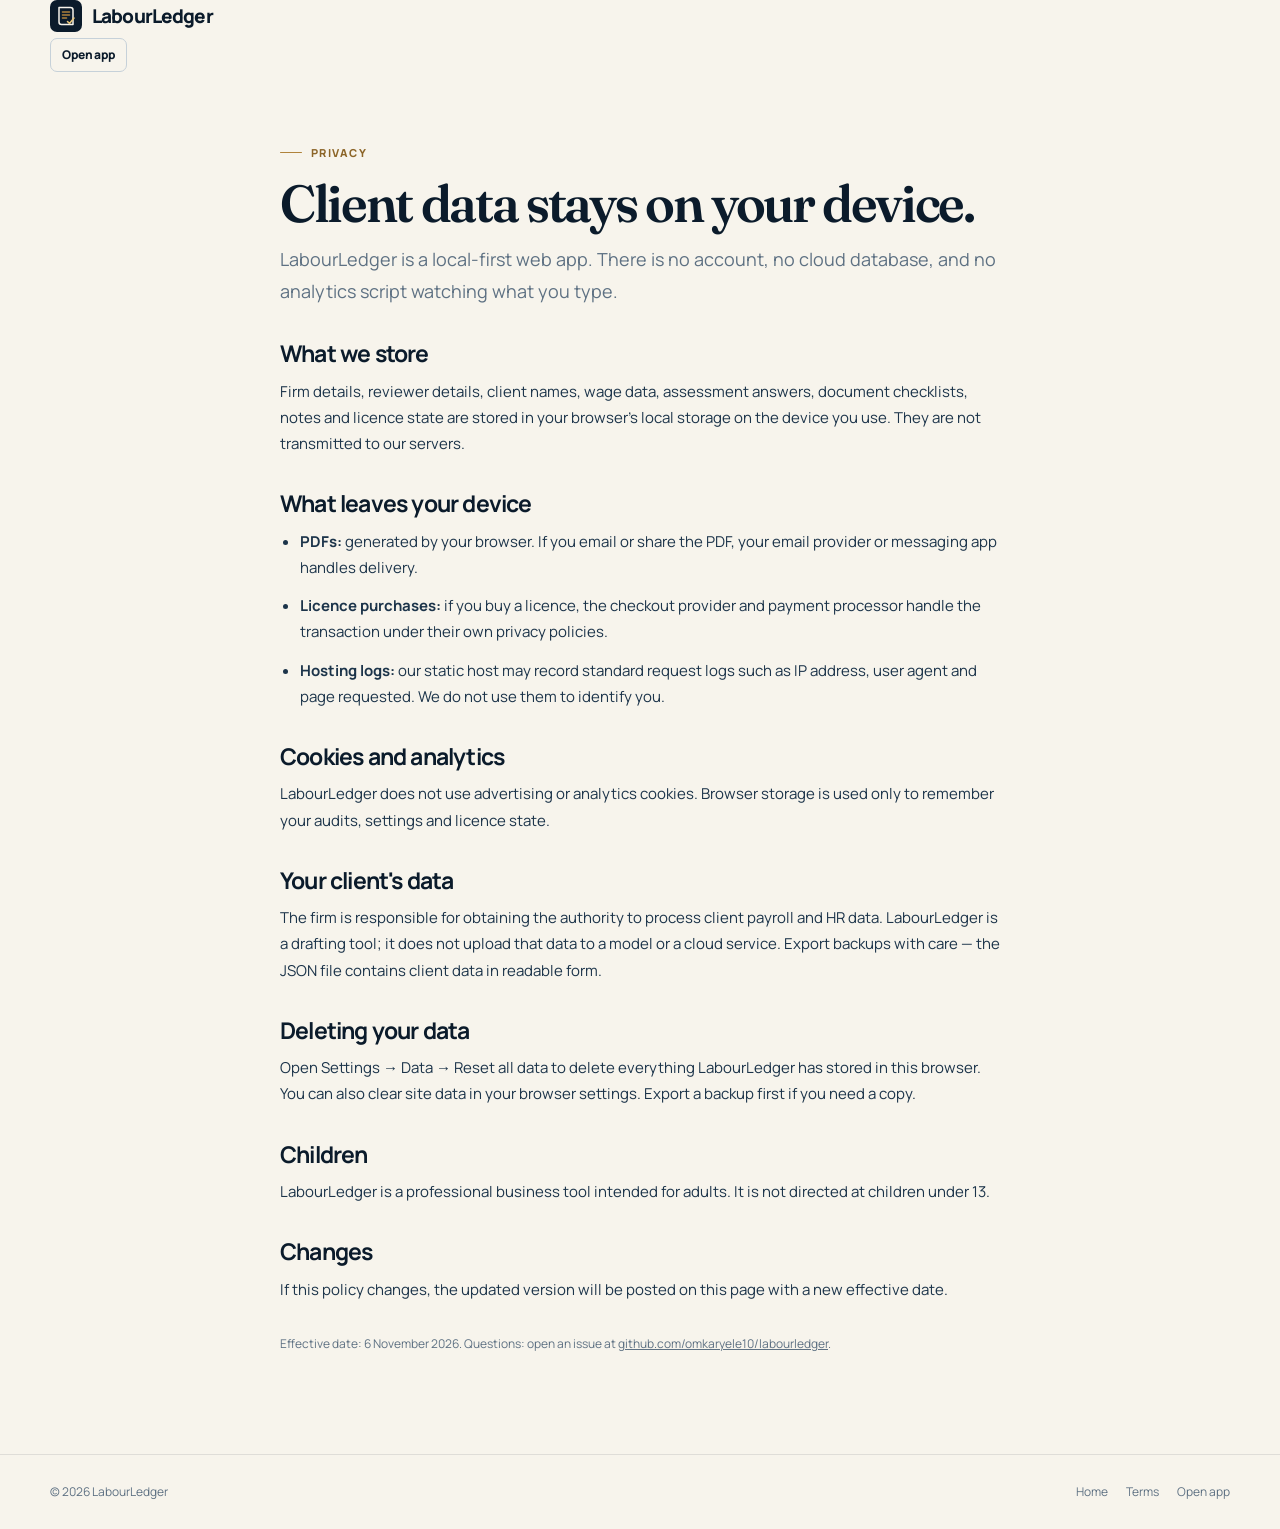
<file: privacy/index.html>
<!doctype html>
<html lang="en">
<head>
  <meta charset="utf-8">
  <meta name="viewport" content="width=device-width, initial-scale=1">
  <title>Privacy — LabourLedger</title>
  <meta name="description" content="LabourLedger privacy policy: client data stays in your browser.">
  <link rel="icon" href="/assets/img/logo.svg" type="image/svg+xml">
  <link rel="stylesheet" href="/assets/css/fonts.css">
  <link rel="stylesheet" href="/assets/css/base.css">
  <style>
    .legal{max-width:760px;margin:0 auto;padding:64px 20px 100px}
    .legal h1{font-size:clamp(36px,5vw,52px);margin-top:14px}
    .legal h2{font-size:23px;margin-top:34px}
    .legal p,.legal li{color:var(--ink-2);font-size:15px;line-height:1.75;margin-top:12px}
    .legal ul{padding-left:20px;list-style:disc}
    .legal .lead{color:var(--muted);font-size:18px}
    .legal .meta{color:var(--muted);font-size:12px;margin-top:30px}
  </style>
</head>
<body>
  <header class="site-header">
    <div class="container nav">
      <a class="brand" href="/">
        <span class="brand-mark" aria-hidden="true"><svg viewBox="0 0 64 64"><rect width="64" height="64" rx="14" fill="currentColor"/><path d="M18 15h23a5 5 0 0 1 5 5v29H23a5 5 0 0 1-5-5V15Z" fill="none" stroke="#F7F4EC" stroke-width="3" stroke-linejoin="round"/><path d="M25 24h14M25 30h14M25 36h8" stroke="#B0833C" stroke-width="3.2" stroke-linecap="round"/><path d="M35 43l4 4 9-11" fill="none" stroke="#E9C77E" stroke-width="3.2" stroke-linecap="round" stroke-linejoin="round"/></svg></span>
        LabourLedger
      </a>
      <div class="nav-actions"><a class="btn btn-ghost btn-sm" href="/app/">Open app</a></div>
    </div>
  </header>
  <main class="legal">
    <span class="eyebrow">Privacy</span>
    <h1>Client data stays on your device.</h1>
    <p class="lead">LabourLedger is a local-first web app. There is no account, no cloud database, and no analytics script watching what you type.</p>

    <h2>What we store</h2>
    <p>Firm details, reviewer details, client names, wage data, assessment answers, document checklists, notes and licence state are stored in your browser's local storage on the device you use. They are not transmitted to our servers.</p>

    <h2>What leaves your device</h2>
    <ul>
      <li><strong>PDFs:</strong> generated by your browser. If you email or share the PDF, your email provider or messaging app handles delivery.</li>
      <li><strong>Licence purchases:</strong> if you buy a licence, the checkout provider and payment processor handle the transaction under their own privacy policies.</li>
      <li><strong>Hosting logs:</strong> our static host may record standard request logs such as IP address, user agent and page requested. We do not use them to identify you.</li>
    </ul>

    <h2>Cookies and analytics</h2>
    <p>LabourLedger does not use advertising or analytics cookies. Browser storage is used only to remember your audits, settings and licence state.</p>

    <h2>Your client's data</h2>
    <p>The firm is responsible for obtaining the authority to process client payroll and HR data. LabourLedger is a drafting tool; it does not upload that data to a model or a cloud service. Export backups with care — the JSON file contains client data in readable form.</p>

    <h2>Deleting your data</h2>
    <p>Open Settings → Data → Reset all data to delete everything LabourLedger has stored in this browser. You can also clear site data in your browser settings. Export a backup first if you need a copy.</p>

    <h2>Children</h2>
    <p>LabourLedger is a professional business tool intended for adults. It is not directed at children under 13.</p>

    <h2>Changes</h2>
    <p>If this policy changes, the updated version will be posted on this page with a new effective date.</p>

    <p class="meta">Effective date: 6 November 2026. Questions: open an issue at <a href="https://github.com/omkaryele10/labourledger/issues" style="text-decoration:underline;">github.com/omkaryele10/labourledger</a>.</p>
  </main>
  <footer class="site-footer"><div class="container footer-inner"><span>© 2026 LabourLedger</span><div class="footer-links"><a href="/">Home</a><a href="/terms/">Terms</a><a href="/app/">Open app</a></div></div></footer>
</body>
</html>
</file>
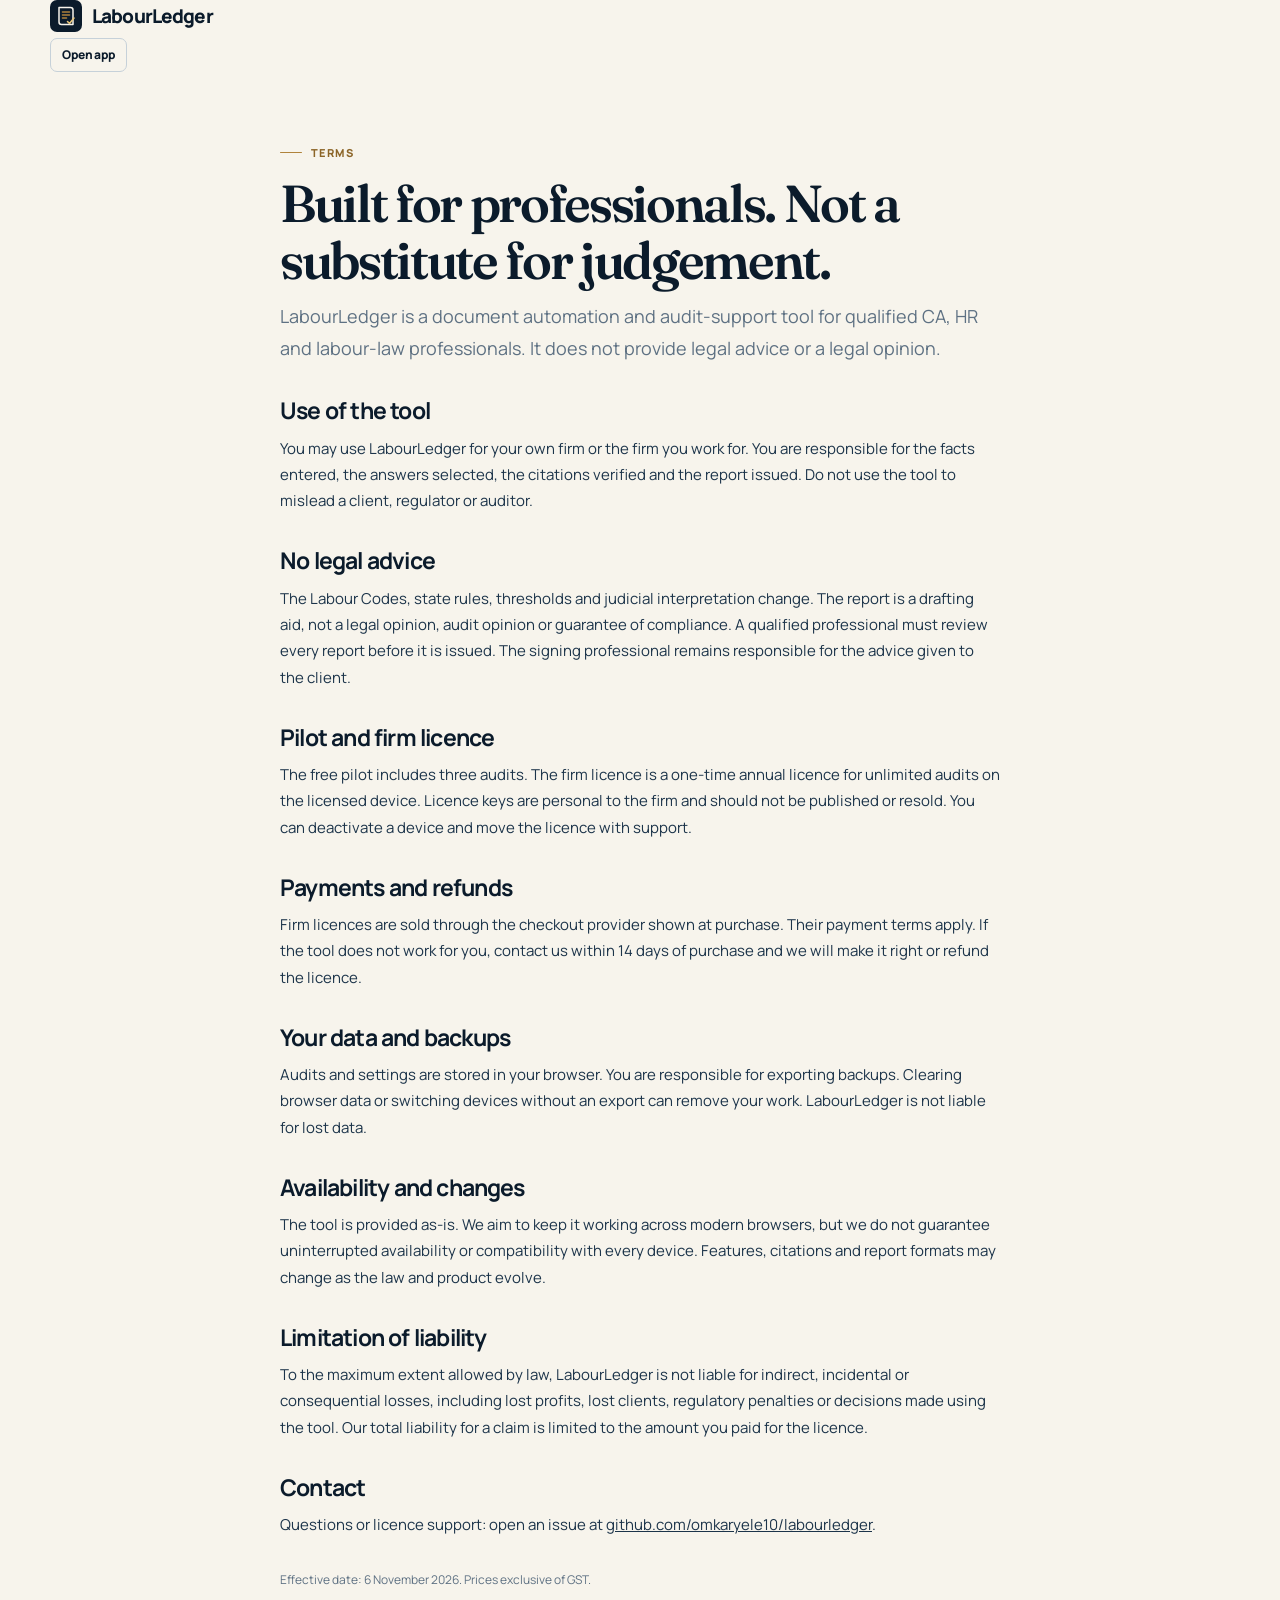
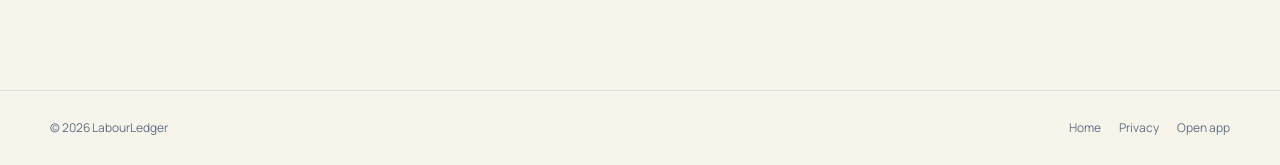
<file: terms/index.html>
<!doctype html>
<html lang="en">
<head>
  <meta charset="utf-8">
  <meta name="viewport" content="width=device-width, initial-scale=1">
  <title>Terms — LabourLedger</title>
  <meta name="description" content="LabourLedger terms of use for the free pilot and firm licence.">
  <link rel="icon" href="/assets/img/logo.svg" type="image/svg+xml">
  <link rel="stylesheet" href="/assets/css/fonts.css">
  <link rel="stylesheet" href="/assets/css/base.css">
  <style>
    .legal{max-width:760px;margin:0 auto;padding:64px 20px 100px}
    .legal h1{font-size:clamp(36px,5vw,52px);margin-top:14px}
    .legal h2{font-size:23px;margin-top:34px}
    .legal p,.legal li{color:var(--ink-2);font-size:15px;line-height:1.75;margin-top:12px}
    .legal ul{padding-left:20px;list-style:disc}
    .legal .lead{color:var(--muted);font-size:18px}
    .legal .meta{color:var(--muted);font-size:12px;margin-top:30px}
  </style>
</head>
<body>
  <header class="site-header">
    <div class="container nav">
      <a class="brand" href="/">
        <span class="brand-mark" aria-hidden="true"><svg viewBox="0 0 64 64"><rect width="64" height="64" rx="14" fill="currentColor"/><path d="M18 15h23a5 5 0 0 1 5 5v29H23a5 5 0 0 1-5-5V15Z" fill="none" stroke="#F7F4EC" stroke-width="3" stroke-linejoin="round"/><path d="M25 24h14M25 30h14M25 36h8" stroke="#B0833C" stroke-width="3.2" stroke-linecap="round"/><path d="M35 43l4 4 9-11" fill="none" stroke="#E9C77E" stroke-width="3.2" stroke-linecap="round" stroke-linejoin="round"/></svg></span>
        LabourLedger
      </a>
      <div class="nav-actions"><a class="btn btn-ghost btn-sm" href="/app/">Open app</a></div>
    </div>
  </header>
  <main class="legal">
    <span class="eyebrow">Terms</span>
    <h1>Built for professionals. Not a substitute for judgement.</h1>
    <p class="lead">LabourLedger is a document automation and audit-support tool for qualified CA, HR and labour-law professionals. It does not provide legal advice or a legal opinion.</p>

    <h2>Use of the tool</h2>
    <p>You may use LabourLedger for your own firm or the firm you work for. You are responsible for the facts entered, the answers selected, the citations verified and the report issued. Do not use the tool to mislead a client, regulator or auditor.</p>

    <h2>No legal advice</h2>
    <p>The Labour Codes, state rules, thresholds and judicial interpretation change. The report is a drafting aid, not a legal opinion, audit opinion or guarantee of compliance. A qualified professional must review every report before it is issued. The signing professional remains responsible for the advice given to the client.</p>

    <h2>Pilot and firm licence</h2>
    <p>The free pilot includes three audits. The firm licence is a one-time annual licence for unlimited audits on the licensed device. Licence keys are personal to the firm and should not be published or resold. You can deactivate a device and move the licence with support.</p>

    <h2>Payments and refunds</h2>
    <p>Firm licences are sold through the checkout provider shown at purchase. Their payment terms apply. If the tool does not work for you, contact us within 14 days of purchase and we will make it right or refund the licence.</p>

    <h2>Your data and backups</h2>
    <p>Audits and settings are stored in your browser. You are responsible for exporting backups. Clearing browser data or switching devices without an export can remove your work. LabourLedger is not liable for lost data.</p>

    <h2>Availability and changes</h2>
    <p>The tool is provided as-is. We aim to keep it working across modern browsers, but we do not guarantee uninterrupted availability or compatibility with every device. Features, citations and report formats may change as the law and product evolve.</p>

    <h2>Limitation of liability</h2>
    <p>To the maximum extent allowed by law, LabourLedger is not liable for indirect, incidental or consequential losses, including lost profits, lost clients, regulatory penalties or decisions made using the tool. Our total liability for a claim is limited to the amount you paid for the licence.</p>

    <h2>Contact</h2>
    <p>Questions or licence support: open an issue at <a href="https://github.com/omkaryele10/labourledger/issues" style="text-decoration:underline;">github.com/omkaryele10/labourledger</a>.</p>

    <p class="meta">Effective date: 6 November 2026. Prices exclusive of GST.</p>
  </main>
  <footer class="site-footer"><div class="container footer-inner"><span>© 2026 LabourLedger</span><div class="footer-links"><a href="/">Home</a><a href="/privacy/">Privacy</a><a href="/app/">Open app</a></div></div></footer>
</body>
</html>
</file>
<file: assets/css/fonts.css>
@font-face {
  font-family: 'Manrope';
  src: url('../img/manrope-latin.woff2') format('woff2');
  font-weight: 400 800;
  font-style: normal;
  font-display: swap;
  unicode-range: U+0000-00FF, U+0131, U+0152-0153, U+02BB-02BC, U+02C6, U+02DA, U+02DC, U+2000-206F, U+20AC, U+2122, U+2191, U+2193, U+2212, U+2215, U+FEFF, U+FFFD;
}

@font-face {
  font-family: 'Fraunces';
  src: url('../img/fraunces-latin.woff2') format('woff2');
  font-weight: 400 700;
  font-style: normal;
  font-display: swap;
  unicode-range: U+0000-00FF, U+0131, U+0152-0153, U+02BB-02BC, U+02C6, U+02DA, U+02DC, U+2000-206F, U+20AC, U+2122, U+2191, U+2193, U+2212, U+2215, U+FEFF, U+FFFD;
}
</file>
<file: assets/css/base.css>
:root {
  --ink: #0b1b2b;
  --ink-2: #1c344a;
  --navy: #102a43;
  --navy-2: #173b5c;
  --muted: #5e7183;
  --muted-2: #8192a1;
  --paper: #f7f4ec;
  --paper-2: #efe9db;
  --paper-3: #e4dccb;
  --white: #ffffff;
  --brass: #b0833c;
  --brass-dark: #8c6528;
  --brass-soft: #f3e8d4;
  --sage: #2f6b5e;
  --sage-soft: #e7f1ec;
  --red: #b42318;
  --red-soft: #fef3f2;
  --amber: #b54708;
  --amber-soft: #fffaeb;
  --line: #dce3e8;
  --line-strong: #c6d1d9;
  --shadow-sm: 0 1px 2px rgba(11, 27, 43, 0.05);
  --shadow: 0 24px 60px -32px rgba(11, 27, 43, 0.32);
  --shadow-lg: 0 44px 100px -44px rgba(11, 27, 43, 0.48);
  --radius-sm: 8px;
  --radius: 14px;
  --radius-lg: 22px;
  --max: 1180px;
  --font: 'Manrope', ui-sans-serif, -apple-system, BlinkMacSystemFont, 'Segoe UI', sans-serif;
  --display: 'Fraunces', Georgia, 'Times New Roman', serif;
}

*,
*::before,
*::after {
  box-sizing: border-box;
}

html {
  -webkit-text-size-adjust: 100%;
  scroll-behavior: smooth;
}

body {
  margin: 0;
  font-family: var(--font);
  color: var(--ink);
  background: var(--paper);
  font-size: 15px;
  line-height: 1.55;
  -webkit-font-smoothing: antialiased;
  text-rendering: optimizeLegibility;
}

img,
svg {
  display: block;
  max-width: 100%;
}

a {
  color: inherit;
  text-decoration: none;
}

button,
input,
select,
textarea {
  font: inherit;
  color: inherit;
}

button {
  cursor: pointer;
}

h1,
h2,
h3,
h4,
p {
  margin: 0;
}

h1,
h2,
h3 {
  font-weight: 700;
  letter-spacing: -0.035em;
  line-height: 1.1;
}

h1 {
  font-family: var(--display);
  font-weight: 600;
  letter-spacing: -0.045em;
}

ul,
ol {
  margin: 0;
  padding: 0;
  list-style: none;
}

:focus-visible {
  outline: 3px solid rgba(176, 131, 60, 0.45);
  outline-offset: 2px;
}

::selection {
  background: var(--brass-soft);
  color: var(--ink);
}

.container {
  width: min(100% - 40px, var(--max));
  margin-inline: auto;
}

.eyebrow {
  display: inline-flex;
  align-items: center;
  gap: 9px;
  color: var(--brass-dark);
  font-size: 11px;
  font-weight: 800;
  letter-spacing: 0.13em;
  text-transform: uppercase;
}

.eyebrow::before {
  content: '';
  width: 22px;
  height: 1.5px;
  border-radius: 2px;
  background: var(--brass);
}

.muted {
  color: var(--muted);
}

.small {
  font-size: 12.5px;
}

.tiny {
  font-size: 11px;
}

.center {
  text-align: center;
}

.sr-only {
  position: absolute;
  width: 1px;
  height: 1px;
  padding: 0;
  margin: -1px;
  overflow: hidden;
  clip: rect(0, 0, 0, 0);
  white-space: nowrap;
  border: 0;
}

.hidden {
  display: none !important;
}

.mono {
  font-family: ui-monospace, SFMono-Regular, Menlo, Consolas, monospace;
  font-variant-numeric: tabular-nums;
}

/* Brand */
.brand {
  display: inline-flex;
  align-items: center;
  gap: 10px;
  flex: none;
  font-weight: 800;
  font-size: 19px;
  letter-spacing: -0.045em;
  line-height: 1;
}

.brand-mark {
  display: block;
  flex: none;
  width: 32px;
  height: 32px;
}

.brand-mark svg {
  width: 32px;
  height: 32px;
}

/* Buttons */
.btn {
  --btn-bg: var(--navy);
  --btn-fg: #fff;
  --btn-border: transparent;
  display: inline-flex;
  align-items: center;
  justify-content: center;
  gap: 8px;
  min-height: 42px;
  padding: 10px 16px;
  border: 1px solid var(--btn-border);
  border-radius: 9px;
  background: var(--btn-bg);
  color: var(--btn-fg);
  font-size: 13px;
  font-weight: 800;
  line-height: 1;
  letter-spacing: -0.01em;
  transition: transform 150ms ease, background 150ms ease, box-shadow 150ms ease, border-color 150ms ease;
  white-space: nowrap;
}

.btn:hover {
  transform: translateY(-1px);
  box-shadow: 0 10px 24px -14px rgba(11, 27, 43, 0.4);
}

.btn:active {
  transform: translateY(0);
}

.btn[disabled],
.btn.is-disabled {
  opacity: 0.5;
  pointer-events: none;
}

.btn-primary {
  --btn-bg: var(--navy);
}

.btn-primary:hover {
  --btn-bg: var(--navy-2);
}

.btn-brass {
  --btn-bg: var(--brass);
  --btn-fg: var(--ink);
}

.btn-brass:hover {
  --btn-bg: #c2964c;
}

.btn-ghost {
  --btn-bg: transparent;
  --btn-fg: var(--ink);
  --btn-border: var(--line-strong);
}

.btn-ghost:hover {
  --btn-bg: #fff;
}

.btn-soft {
  --btn-bg: var(--brass-soft);
  --btn-fg: var(--brass-dark);
}

.btn-danger {
  --btn-bg: var(--red-soft);
  --btn-fg: var(--red);
  --btn-border: #fecdca;
}

.btn-sm {
  min-height: 34px;
  padding: 8px 11px;
  font-size: 12px;
  border-radius: 7px;
}

.btn-lg {
  min-height: 52px;
  padding: 14px 22px;
  font-size: 15px;
  border-radius: 11px;
}

.btn-block {
  width: 100%;
}

.icon-btn {
  display: inline-grid;
  place-items: center;
  width: 36px;
  height: 36px;
  padding: 0;
  border: 1px solid var(--line);
  border-radius: 8px;
  background: #fff;
  color: var(--ink);
  transition: background 150ms ease, border-color 150ms ease;
}

.icon-btn:hover {
  background: var(--paper);
  border-color: var(--line-strong);
}

.icon-btn svg {
  width: 17px;
  height: 17px;
}

/* Forms */
.field {
  display: grid;
  gap: 6px;
}

.field + .field {
  margin-top: 13px;
}

.field-row {
  display: grid;
  grid-template-columns: repeat(2, minmax(0, 1fr));
  gap: 12px;
}

.field-row-3 {
  display: grid;
  grid-template-columns: repeat(3, minmax(0, 1fr));
  gap: 12px;
}

label,
.label {
  font-size: 11.5px;
  font-weight: 800;
  color: var(--ink-2);
  letter-spacing: 0.01em;
}

.hint {
  color: var(--muted);
  font-size: 11.5px;
  font-weight: 500;
  line-height: 1.45;
}

.input,
.select,
.textarea {
  width: 100%;
  min-width: 0;
  min-height: 42px;
  padding: 9px 11px;
  border: 1px solid var(--line-strong);
  border-radius: 8px;
  background: #fff;
  color: var(--ink);
  font-size: 13.5px;
  font-weight: 600;
  transition: border-color 150ms ease, box-shadow 150ms ease;
}

.textarea {
  min-height: 88px;
  resize: vertical;
  line-height: 1.5;
  font-weight: 500;
}

.input:focus,
.select:focus,
.textarea:focus {
  outline: none;
  border-color: var(--brass);
  box-shadow: 0 0 0 3px rgba(176, 131, 60, 0.14);
}

.input::placeholder,
.textarea::placeholder {
  color: #98a6b1;
  font-weight: 500;
}

.select {
  appearance: none;
  background-image: url("data:image/svg+xml,%3Csvg xmlns='http://www.w3.org/2000/svg' width='12' height='8' viewBox='0 0 12 8'%3E%3Cpath d='M1 1l5 5 5-5' fill='none' stroke='%235e7183' stroke-width='1.8' stroke-linecap='round' stroke-linejoin='round'/%3E%3C/svg%3E");
  background-repeat: no-repeat;
  background-position: right 11px center;
  padding-right: 32px;
}

.input-group {
  position: relative;
  display: flex;
  align-items: center;
}

.input-group .prefix {
  position: absolute;
  left: 11px;
  color: var(--muted);
  font-size: 12px;
  font-weight: 700;
  pointer-events: none;
}

.input-group .input {
  padding-left: 26px;
}

.checkbox {
  display: inline-flex;
  align-items: center;
  gap: 8px;
  font-size: 12.5px;
  font-weight: 600;
  color: var(--ink-2);
  cursor: pointer;
}

.checkbox input {
  width: 16px;
  height: 16px;
  accent-color: var(--brass);
}

/* Badges / risk */
.badge {
  display: inline-flex;
  align-items: center;
  gap: 5px;
  padding: 4px 8px;
  border-radius: 999px;
  background: var(--paper-2);
  color: var(--ink-2);
  font-size: 9.5px;
  font-weight: 800;
  letter-spacing: 0.06em;
  text-transform: uppercase;
  white-space: nowrap;
}

.badge-brass {
  background: var(--brass-soft);
  color: var(--brass-dark);
}

.badge-sage {
  background: var(--sage-soft);
  color: var(--sage);
}

.risk-high {
  background: var(--red-soft);
  color: var(--red);
}

.risk-medium {
  background: var(--amber-soft);
  color: var(--amber);
}

.risk-low {
  background: var(--sage-soft);
  color: var(--sage);
}

.risk-review {
  background: #f2f4f7;
  color: #475467;
}

.status-dot {
  width: 6px;
  height: 6px;
  border-radius: 50%;
  background: currentColor;
}

/* Cards */
.card {
  border: 1px solid var(--line);
  border-radius: var(--radius);
  background: #fff;
  box-shadow: var(--shadow-sm);
}

/* Modal */
.modal-backdrop {
  position: fixed;
  inset: 0;
  z-index: 100;
  display: grid;
  place-items: center;
  padding: 20px;
  background: rgba(11, 27, 43, 0.58);
  backdrop-filter: blur(7px);
  animation: fadeIn 160ms ease both;
}

.modal {
  width: min(100%, 580px);
  max-height: min(90vh, 820px);
  overflow: auto;
  border-radius: 18px;
  background: #fff;
  box-shadow: var(--shadow-lg);
  animation: popIn 180ms ease both;
}

.modal-header {
  display: flex;
  align-items: flex-start;
  justify-content: space-between;
  gap: 16px;
  padding: 22px 22px 0;
}

.modal-body {
  padding: 18px 22px 22px;
}

.modal-footer {
  display: flex;
  justify-content: flex-end;
  gap: 9px;
  padding: 0 22px 22px;
}

.modal-close {
  flex: none;
  display: grid;
  place-items: center;
  width: 32px;
  height: 32px;
  border: 1px solid var(--line);
  border-radius: 50%;
  background: #fff;
  color: var(--ink);
  font-size: 17px;
  line-height: 1;
}

@keyframes fadeIn {
  from { opacity: 0; }
  to { opacity: 1; }
}

@keyframes popIn {
  from { opacity: 0; transform: translateY(8px) scale(0.985); }
  to { opacity: 1; transform: none; }
}

/* Toast */
.toast-wrap {
  position: fixed;
  z-index: 200;
  left: 50%;
  bottom: 24px;
  transform: translateX(-50%);
  display: grid;
  gap: 8px;
  width: min(100% - 32px, 420px);
  pointer-events: none;
}

.toast {
  display: flex;
  align-items: center;
  gap: 9px;
  padding: 11px 14px;
  border-radius: 9px;
  background: var(--navy);
  color: #fff;
  font-size: 12.5px;
  font-weight: 700;
  box-shadow: var(--shadow);
  animation: toastIn 200ms ease both;
}

.toast.success { background: var(--sage); }
.toast.error { background: var(--red); }

@keyframes toastIn {
  from { opacity: 0; transform: translateY(9px); }
  to { opacity: 1; transform: none; }
}

/* Tables */
.table {
  width: 100%;
  border-collapse: collapse;
}

.table th {
  padding: 9px 12px;
  text-align: left;
  border-bottom: 1px solid var(--line);
  color: var(--muted);
  font-size: 9.5px;
  font-weight: 800;
  letter-spacing: 0.08em;
  text-transform: uppercase;
}

.table td {
  padding: 13px 12px;
  border-bottom: 1px solid var(--line);
  font-size: 12.5px;
  vertical-align: middle;
}

.table tr:last-child td {
  border-bottom: 0;
}

.table tr:hover td {
  background: #fbfcfa;
}

/* Empty */
.empty {
  display: grid;
  justify-items: center;
  gap: 10px;
  padding: 58px 24px;
  text-align: center;
}

.empty-icon {
  display: grid;
  place-items: center;
  width: 60px;
  height: 60px;
  border-radius: 16px;
  background: var(--brass-soft);
  color: var(--brass-dark);
}

.empty-icon svg {
  width: 28px;
  height: 28px;
}

/* Footer */
.site-footer {
  border-top: 1px solid rgba(11, 27, 43, 0.1);
  padding: 28px 0;
  color: var(--muted);
  font-size: 12px;
}

.footer-inner {
  display: flex;
  align-items: flex-start;
  justify-content: space-between;
  gap: 22px;
  flex-wrap: wrap;
}

.footer-links {
  display: flex;
  gap: 18px;
  flex-wrap: wrap;
}

.footer-links a:hover {
  color: var(--ink);
}

@media (max-width: 700px) {
  .container {
    width: min(100% - 28px, var(--max));
  }

  .field-row,
  .field-row-3 {
    grid-template-columns: 1fr;
  }

  .modal-backdrop {
    padding: 12px;
    align-items: end;
  }

  .modal {
    max-height: 92vh;
    border-radius: 16px 16px 12px 12px;
  }
}

@media (prefers-reduced-motion: reduce) {
  *,
  *::before,
  *::after {
    animation-duration: 0.01ms !important;
    animation-iteration-count: 1 !important;
    transition-duration: 0.01ms !important;
    scroll-behavior: auto !important;
  }
}
</file>
<file: assets/css/landing.css>
/* Landing */
.site-header {
  position: sticky;
  top: 0;
  z-index: 50;
  border-bottom: 1px solid rgba(11, 27, 43, 0.09);
  background: rgba(247, 244, 236, 0.9);
  backdrop-filter: blur(14px);
}

.nav {
  display: flex;
  align-items: center;
  justify-content: space-between;
  gap: 24px;
  min-height: 70px;
}

.nav-links {
  display: flex;
  align-items: center;
  gap: 25px;
  color: var(--ink-2);
  font-size: 12.5px;
  font-weight: 700;
}

.nav-links a:hover {
  color: var(--brass-dark);
}

.nav-actions {
  display: flex;
  align-items: center;
  gap: 9px;
}

.hero {
  position: relative;
  overflow: hidden;
  padding: 70px 0 92px;
  background:
    radial-gradient(850px 500px at 82% 8%, rgba(176, 131, 60, 0.15), transparent 65%),
    radial-gradient(700px 420px at 5% 20%, rgba(47, 107, 94, 0.08), transparent 68%),
    var(--paper);
}

.hero::before {
  content: '';
  position: absolute;
  inset: 0;
  background-image: linear-gradient(rgba(11, 27, 43, 0.04) 1px, transparent 1px), linear-gradient(90deg, rgba(11, 27, 43, 0.04) 1px, transparent 1px);
  background-size: 48px 48px;
  mask-image: linear-gradient(to bottom, black, transparent 72%);
  pointer-events: none;
}

.hero-grid {
  position: relative;
  z-index: 1;
  display: grid;
  grid-template-columns: 1.04fr 0.96fr;
  align-items: center;
  gap: 58px;
}

.hero-title {
  margin-top: 19px;
  font-size: clamp(46px, 5.4vw, 76px);
  line-height: 0.98;
  letter-spacing: -0.055em;
}

.hero-title .accent {
  position: relative;
  display: inline-block;
  z-index: 0;
  white-space: nowrap;
}

.hero-title .accent::after {
  content: '';
  position: absolute;
  z-index: -1;
  left: -4px;
  right: -4px;
  bottom: 4px;
  height: 0.24em;
  background: var(--brass-soft);
}

.hero-sub {
  max-width: 550px;
  margin-top: 20px;
  color: var(--muted);
  font-size: 16px;
  line-height: 1.65;
}

.hero-sub strong {
  color: var(--ink);
  font-weight: 800;
}

.hero-actions {
  display: flex;
  flex-wrap: wrap;
  gap: 10px;
  margin-top: 26px;
}

.hero-trust {
  display: flex;
  flex-wrap: wrap;
  gap: 9px 18px;
  margin-top: 22px;
  color: var(--muted);
  font-size: 11.5px;
  font-weight: 700;
}

.trust-item {
  display: inline-flex;
  align-items: center;
  gap: 6px;
}

.trust-item svg {
  width: 14px;
  height: 14px;
  color: var(--sage);
}

.hero-visual {
  position: relative;
  display: grid;
  place-items: center;
  min-height: 500px;
}

.hero-visual::before {
  content: '';
  position: absolute;
  width: 480px;
  height: 480px;
  border: 1px dashed rgba(11, 27, 43, 0.15);
  border-radius: 50%;
}

.report-cover {
  position: relative;
  z-index: 2;
  width: min(100%, 390px);
  overflow: hidden;
  border: 1px solid rgba(11, 27, 43, 0.14);
  border-radius: 6px;
  background: #fff;
  box-shadow: 16px 20px 0 -1px var(--paper-2), 0 44px 90px -38px rgba(11, 27, 43, 0.55);
  transform: rotate(-1.6deg);
}

.cover-band {
  padding: 22px 24px 20px;
  background: var(--navy);
  color: #fff;
}

.cover-brand {
  display: flex;
  align-items: center;
  gap: 9px;
  font-size: 10px;
  font-weight: 800;
  letter-spacing: 0.06em;
  text-transform: uppercase;
  color: rgba(255, 255, 255, 0.7);
}

.cover-brand svg {
  width: 22px;
  height: 22px;
}

.cover-title {
  margin-top: 26px;
  font-family: var(--display);
  font-size: 28px;
  font-weight: 600;
  letter-spacing: -0.035em;
  line-height: 1.05;
}

.cover-sub {
  margin-top: 7px;
  color: rgba(255, 255, 255, 0.55);
  font-size: 9px;
  font-weight: 600;
  letter-spacing: 0.05em;
  text-transform: uppercase;
}

.cover-body {
  padding: 22px 24px 20px;
}

.cover-client-label {
  color: var(--muted);
  font-size: 8px;
  font-weight: 800;
  letter-spacing: 0.1em;
  text-transform: uppercase;
}

.cover-client {
  margin-top: 4px;
  font-size: 14px;
  font-weight: 800;
  letter-spacing: -0.02em;
}

.cover-meta {
  display: flex;
  justify-content: space-between;
  gap: 12px;
  margin-top: 14px;
  padding-top: 12px;
  border-top: 1px solid var(--line);
  color: var(--muted);
  font-size: 8.5px;
  font-weight: 600;
}

.cover-score-row {
  display: flex;
  align-items: center;
  gap: 16px;
  margin-top: 18px;
  padding: 14px;
  border-radius: 8px;
  background: var(--paper);
}

.score-ring {
  position: relative;
  display: grid;
  place-items: center;
  flex: none;
  width: 66px;
  height: 66px;
  border-radius: 50%;
  background: conic-gradient(var(--brass) 0 78%, #e8e1d2 78% 100%);
}

.score-ring::before {
  content: '';
  position: absolute;
  inset: 6px;
  border-radius: 50%;
  background: var(--paper);
}

.score-ring b {
  position: relative;
  z-index: 1;
  font-size: 18px;
  letter-spacing: -0.04em;
}

.score-copy span {
  display: block;
  color: var(--muted);
  font-size: 8px;
  font-weight: 800;
  letter-spacing: 0.08em;
  text-transform: uppercase;
}

.score-copy strong {
  display: block;
  margin-top: 3px;
  font-size: 12px;
  font-weight: 800;
}

.score-copy small {
  display: block;
  margin-top: 2px;
  color: var(--muted);
  font-size: 8.5px;
}

.cover-metrics {
  display: grid;
  grid-template-columns: repeat(3, 1fr);
  gap: 1px;
  margin-top: 14px;
  overflow: hidden;
  border: 1px solid var(--line);
  border-radius: 7px;
  background: var(--line);
}

.cover-metric {
  padding: 10px;
  background: #fff;
}

.cover-metric span {
  display: block;
  color: var(--muted);
  font-size: 7px;
  font-weight: 800;
  letter-spacing: 0.06em;
  text-transform: uppercase;
}

.cover-metric b {
  display: block;
  margin-top: 3px;
  font-size: 11px;
  font-weight: 800;
}

.cover-footer {
  display: flex;
  justify-content: space-between;
  gap: 10px;
  margin-top: 16px;
  padding-top: 10px;
  border-top: 1px solid var(--line);
  color: var(--muted-2);
  font-size: 7px;
}

.float-card {
  position: absolute;
  z-index: 3;
  display: flex;
  align-items: center;
  gap: 8px;
  padding: 10px 12px;
  border: 1px solid rgba(11, 27, 43, 0.12);
  border-radius: 8px;
  background: #fff;
  box-shadow: 0 18px 40px -22px rgba(11, 27, 43, 0.4);
  font-size: 10.5px;
  font-weight: 800;
  animation: floaty 5s ease-in-out infinite;
}

.float-card svg {
  width: 15px;
  height: 15px;
  color: var(--brass-dark);
}

.float-1 {
  top: 24px;
  right: -22px;
}

.float-2 {
  bottom: -16px;
  left: -24px;
  animation-delay: -2.4s;
}

.float-2 .dot {
  width: 6px;
  height: 6px;
  border-radius: 50%;
  background: var(--red);
}

@keyframes floaty {
  0%, 100% { transform: translateY(0); }
  50% { transform: translateY(-8px); }
}

.cred-strip {
  border-top: 1px solid rgba(11, 27, 43, 0.1);
  border-bottom: 1px solid rgba(11, 27, 43, 0.1);
  background: var(--navy);
  color: rgba(255, 255, 255, 0.78);
}

.cred-inner {
  display: flex;
  align-items: center;
  gap: 38px;
  min-height: 44px;
  overflow: hidden;
  font-size: 10.5px;
  font-weight: 700;
  letter-spacing: 0.08em;
  text-transform: uppercase;
  white-space: nowrap;
}

.cred-inner span {
  display: inline-flex;
  align-items: center;
  gap: 8px;
}

.cred-inner span::before {
  content: '◆';
  color: var(--brass);
  font-size: 8px;
}

.section {
  padding: 92px 0;
}

.section-tight {
  padding: 64px 0;
}

.section-head {
  display: grid;
  gap: 13px;
  max-width: 720px;
  margin-bottom: 38px;
}

.section-head.center {
  margin-inline: auto;
  justify-items: center;
}

.section-title {
  font-family: var(--display);
  font-weight: 600;
  font-size: clamp(32px, 3.8vw, 50px);
  line-height: 1.03;
  letter-spacing: -0.045em;
}

.section-sub {
  max-width: 620px;
  color: var(--muted);
  font-size: 15px;
  line-height: 1.65;
}

/* Problem */
.problem-section {
  background: var(--paper-2);
}

.problem-grid {
  display: grid;
  grid-template-columns: repeat(3, minmax(0, 1fr));
  gap: 16px;
}

.problem-card {
  padding: 25px;
  border: 1px solid var(--line);
  border-radius: var(--radius);
  background: #fff;
}

.problem-num {
  color: var(--brass-dark);
  font-family: var(--display);
  font-size: 28px;
  font-weight: 600;
  letter-spacing: -0.04em;
  line-height: 1;
}

.problem-card h3 {
  margin-top: 20px;
  font-size: 17px;
}

.problem-card p {
  margin-top: 8px;
  color: var(--muted);
  font-size: 13px;
  line-height: 1.6;
}

/* Steps */
.steps-grid {
  display: grid;
  grid-template-columns: repeat(4, minmax(0, 1fr));
  gap: 14px;
}

.step {
  position: relative;
  padding: 23px;
  border: 1px solid var(--line);
  border-radius: var(--radius);
  background: #fff;
}

.step::before {
  content: attr(data-step);
  display: grid;
  place-items: center;
  width: 32px;
  height: 32px;
  border-radius: 50%;
  background: var(--navy);
  color: #fff;
  font-size: 12px;
  font-weight: 800;
}

.step h3 {
  margin-top: 18px;
  font-size: 16px;
}

.step p {
  margin-top: 7px;
  color: var(--muted);
  font-size: 12.5px;
  line-height: 1.6;
}

/* Inside report */
.inside-grid {
  display: grid;
  grid-template-columns: repeat(3, minmax(0, 1fr));
  gap: 14px;
}

.inside-card {
  min-height: 175px;
  padding: 22px;
  border: 1px solid var(--line);
  border-radius: var(--radius);
  background: #fff;
}

.inside-icon {
  display: grid;
  place-items: center;
  width: 36px;
  height: 36px;
  border-radius: 8px;
  background: var(--paper-2);
  color: var(--navy);
}

.inside-icon svg {
  width: 18px;
  height: 18px;
}

.inside-card h3 {
  margin-top: 18px;
  font-size: 15px;
}

.inside-card p {
  margin-top: 6px;
  color: var(--muted);
  font-size: 12px;
  line-height: 1.55;
}

/* Calculator */
.calc-section {
  background: var(--navy);
  color: #fff;
}

.calc-section .eyebrow {
  color: var(--brass);
}

.calc-section .eyebrow::before {
  background: var(--brass);
}

.calc-section .section-sub {
  color: rgba(255, 255, 255, 0.58);
}

.calc-card {
  display: grid;
  grid-template-columns: 1.02fr 0.98fr;
  overflow: hidden;
  border: 1px solid rgba(255, 255, 255, 0.12);
  border-radius: 18px;
  background: #fff;
  color: var(--ink);
  box-shadow: var(--shadow-lg);
}

.calc-form {
  padding: 30px;
}

.calc-form h3 {
  font-family: var(--display);
  font-size: 26px;
  font-weight: 600;
  letter-spacing: -0.035em;
}

.calc-fields {
  display: grid;
  grid-template-columns: repeat(2, minmax(0, 1fr));
  gap: 11px;
  margin-top: 20px;
}

.calc-fields .field + .field {
  margin-top: 0;
}

.calc-result {
  display: flex;
  flex-direction: column;
  justify-content: center;
  padding: 30px;
  background:
    radial-gradient(420px 280px at 100% 0%, rgba(176, 131, 60, 0.28), transparent 70%),
    #0b1b2b;
  color: #fff;
}

.calc-result .eyebrow {
  color: #e9c77e;
}

.calc-result .eyebrow::before {
  background: #e9c77e;
}

.calc-price {
  margin-top: 14px;
  font-family: var(--display);
  font-size: clamp(42px, 5vw, 60px);
  font-weight: 600;
  letter-spacing: -0.05em;
  line-height: 1;
}

.calc-price small {
  font-family: var(--font);
  font-size: 11px;
  font-weight: 700;
  letter-spacing: 0;
  color: rgba(255, 255, 255, 0.5);
}

.calc-note {
  margin-top: 8px;
  color: rgba(255, 255, 255, 0.58);
  font-size: 11.5px;
  line-height: 1.55;
}

.calc-rows {
  display: grid;
  gap: 8px;
  margin-top: 20px;
  padding-top: 16px;
  border-top: 1px solid rgba(255, 255, 255, 0.14);
}

.calc-row {
  display: flex;
  justify-content: space-between;
  gap: 12px;
  color: rgba(255, 255, 255, 0.6);
  font-size: 11.5px;
  font-weight: 600;
}

.calc-row b {
  color: #fff;
  font-weight: 800;
}

.calc-cta {
  margin-top: 18px;
}

/* Sample */
.sample-section {
  background: var(--paper);
}

.sample-grid {
  display: grid;
  grid-template-columns: 0.9fr 1.1fr;
  align-items: center;
  gap: 48px;
}

.sample-pages {
  position: relative;
  min-height: 380px;
}

.sample-page {
  position: absolute;
  width: 260px;
  height: 350px;
  padding: 18px;
  overflow: hidden;
  border: 1px solid var(--line);
  border-radius: 3px;
  background: #fff;
  box-shadow: 0 30px 60px -30px rgba(11, 27, 43, 0.35);
}

.sample-page.one {
  top: 12px;
  left: 10%;
  transform: rotate(-4deg);
}

.sample-page.two {
  top: 34px;
  left: 38%;
  transform: rotate(3deg);
}

.sample-page-band {
  height: 90px;
  margin: -18px -18px 14px;
  padding: 16px;
  background: var(--navy);
  color: #fff;
}

.sample-page-band b {
  display: block;
  margin-top: 18px;
  font-family: var(--display);
  font-size: 15px;
  font-weight: 600;
  line-height: 1.1;
}

.sample-page-band span {
  display: block;
  margin-top: 4px;
  color: rgba(255, 255, 255, 0.55);
  font-size: 6px;
  letter-spacing: 0.08em;
  text-transform: uppercase;
}

.sample-line {
  height: 5px;
  margin-top: 8px;
  border-radius: 2px;
  background: #ece7dc;
}

.sample-line.short { width: 62%; }
.sample-line.mid { width: 82%; }

.sample-table {
  display: grid;
  gap: 4px;
  margin-top: 14px;
}

.sample-table div {
  display: flex;
  justify-content: space-between;
  padding: 6px 0;
  border-bottom: 1px solid #eee8dd;
  color: #6f7f8e;
  font-size: 6px;
}

.sample-table b {
  color: var(--ink);
}

.sample-copy h2 {
  font-family: var(--display);
  font-size: clamp(30px, 3.5vw, 44px);
  font-weight: 600;
  letter-spacing: -0.045em;
  line-height: 1.04;
}

.sample-copy p {
  margin-top: 14px;
  color: var(--muted);
  font-size: 14px;
  line-height: 1.65;
}

.sample-list {
  display: grid;
  gap: 9px;
  margin-top: 20px;
  font-size: 12.5px;
  font-weight: 600;
}

.sample-list li {
  display: flex;
  gap: 9px;
  align-items: flex-start;
}

.sample-list svg {
  flex: none;
  width: 15px;
  height: 15px;
  margin-top: 2px;
  color: var(--sage);
}

/* Pricing */
.pricing-grid {
  display: grid;
  grid-template-columns: repeat(3, minmax(0, 1fr));
  gap: 14px;
  align-items: stretch;
}

.price-card {
  display: flex;
  flex-direction: column;
  padding: 26px;
  border: 1px solid var(--line);
  border-radius: 16px;
  background: #fff;
}

.price-card.featured {
  border-color: var(--navy);
  background: var(--navy);
  color: #fff;
  box-shadow: var(--shadow);
}

.price-name {
  color: var(--muted);
  font-size: 10px;
  font-weight: 800;
  letter-spacing: 0.1em;
  text-transform: uppercase;
}

.price-card.featured .price-name {
  color: var(--brass);
}

.price-value {
  display: flex;
  align-items: baseline;
  gap: 6px;
  margin-top: 14px;
}

.price-value b {
  font-family: var(--display);
  font-size: 44px;
  font-weight: 600;
  letter-spacing: -0.05em;
  line-height: 1;
}

.price-value span {
  color: var(--muted);
  font-size: 11px;
  font-weight: 600;
}

.price-card.featured .price-value span {
  color: rgba(255, 255, 255, 0.5);
}

.price-desc {
  margin-top: 8px;
  color: var(--muted);
  font-size: 12px;
  line-height: 1.55;
}

.price-card.featured .price-desc {
  color: rgba(255, 255, 255, 0.55);
}

.price-list {
  display: grid;
  gap: 9px;
  margin: 20px 0 24px;
  font-size: 12px;
  font-weight: 600;
}

.price-list li {
  display: flex;
  gap: 8px;
  align-items: flex-start;
}

.price-list svg {
  flex: none;
  width: 14px;
  height: 14px;
  margin-top: 2px;
  color: var(--sage);
}

.price-card.featured .price-list svg {
  color: var(--brass);
}

.price-card .btn {
  margin-top: auto;
}

.price-foot {
  margin-top: 10px;
  color: var(--muted);
  font-size: 10px;
  text-align: center;
}

.price-card.featured .price-foot {
  color: rgba(255, 255, 255, 0.42);
}

/* FAQ */
.faq-list {
  max-width: 820px;
  margin-inline: auto;
  border-top: 1px solid var(--line);
}

.faq-item {
  border-bottom: 1px solid var(--line);
}

.faq-item summary {
  display: flex;
  align-items: center;
  justify-content: space-between;
  gap: 20px;
  padding: 18px 0;
  cursor: pointer;
  list-style: none;
  font-size: 14px;
  font-weight: 800;
  letter-spacing: -0.01em;
}

.faq-item summary::-webkit-details-marker {
  display: none;
}

.faq-item summary::after {
  content: '+';
  flex: none;
  display: grid;
  place-items: center;
  width: 26px;
  height: 26px;
  border: 1px solid var(--line-strong);
  border-radius: 50%;
  color: var(--brass-dark);
  font-size: 16px;
  font-weight: 500;
  transition: transform 150ms ease;
}

.faq-item[open] summary::after {
  transform: rotate(45deg);
}

.faq-item p {
  max-width: 690px;
  padding-bottom: 20px;
  color: var(--muted);
  font-size: 13px;
  line-height: 1.7;
}

/* CTA */
.cta-band {
  position: relative;
  overflow: hidden;
  padding: 58px 0;
  background: var(--navy);
  color: #fff;
}

.cta-band::before {
  content: '';
  position: absolute;
  width: 520px;
  height: 520px;
  top: -280px;
  right: -80px;
  border-radius: 50%;
  background: radial-gradient(circle, rgba(176, 131, 60, 0.28), transparent 68%);
}

.cta-inner {
  position: relative;
  z-index: 1;
  display: flex;
  align-items: center;
  justify-content: space-between;
  gap: 28px;
}

.cta-inner h2 {
  max-width: 650px;
  font-family: var(--display);
  font-size: clamp(30px, 3.8vw, 46px);
  font-weight: 600;
  letter-spacing: -0.045em;
}

.cta-inner p {
  margin-top: 8px;
  color: rgba(255, 255, 255, 0.55);
  font-size: 13px;
}

.cta-actions {
  display: flex;
  flex-wrap: wrap;
  gap: 9px;
}

@media (max-width: 980px) {
  .hero-grid,
  .sample-grid {
    grid-template-columns: 1fr;
    gap: 42px;
  }

  .hero-copy {
    max-width: 760px;
  }

  .hero-visual {
    min-height: 460px;
  }

  .problem-grid,
  .inside-grid {
    grid-template-columns: repeat(2, minmax(0, 1fr));
  }

  .steps-grid {
    grid-template-columns: repeat(2, minmax(0, 1fr));
  }

  .calc-card {
    grid-template-columns: 1fr;
  }

  .pricing-grid {
    grid-template-columns: 1fr;
    max-width: 620px;
    margin-inline: auto;
  }

  .price-card.featured {
    order: -1;
  }

  .cta-inner {
    align-items: flex-start;
    flex-direction: column;
  }
}

@media (max-width: 700px) {
  .nav-links {
    display: none;
  }

  .hero {
    padding: 46px 0 66px;
  }

  .hero-title {
    font-size: clamp(42px, 11.5vw, 58px);
  }

  .hero-sub {
    font-size: 14.5px;
  }

  .hero-visual {
    min-height: 420px;
  }

  .hero-visual::before {
    width: 350px;
    height: 350px;
  }

  .report-cover {
    width: min(100%, 330px);
  }

  .float-1 {
    top: 6px;
    right: -8px;
  }

  .float-2 {
    bottom: 2px;
    left: -8px;
  }

  .section {
    padding: 66px 0;
  }

  .problem-grid,
  .inside-grid,
  .steps-grid {
    grid-template-columns: 1fr;
  }

  .calc-form,
  .calc-result {
    padding: 22px;
  }

  .calc-fields {
    grid-template-columns: 1fr;
  }

  .sample-page {
    width: 220px;
    height: 300px;
  }

  .sample-page.one {
    left: 0;
  }

  .sample-page.two {
    left: 26%;
  }

  .footer-inner {
    flex-direction: column;
  }
}
</file>
<file: assets/css/app.css>
/* App shell */
.app-body {
  min-height: 100vh;
  background: #f4f1e9;
}

.app-shell {
  display: grid;
  grid-template-columns: 244px minmax(0, 1fr);
  min-height: 100vh;
}

.sidebar {
  position: sticky;
  top: 0;
  display: flex;
  flex-direction: column;
  height: 100vh;
  padding: 20px 14px 16px;
  background: var(--navy);
  color: #fff;
}

.sidebar .brand {
  padding: 0 8px;
  color: #fff;
  font-size: 18px;
}

.sidebar .brand-mark {
  width: 28px;
  height: 28px;
}

.sidebar .brand-mark svg {
  width: 28px;
  height: 28px;
}

.sidebar-label {
  margin: 26px 10px 8px;
  color: rgba(255, 255, 255, 0.38);
  font-size: 9px;
  font-weight: 800;
  letter-spacing: 0.12em;
  text-transform: uppercase;
}

.sidebar-nav {
  display: grid;
  gap: 3px;
}

.nav-item {
  display: flex;
  align-items: center;
  gap: 10px;
  padding: 10px 10px;
  border: 0;
  border-radius: 7px;
  background: transparent;
  color: rgba(255, 255, 255, 0.62);
  font-size: 12.5px;
  font-weight: 700;
  text-align: left;
  transition: background 150ms ease, color 150ms ease;
}

.nav-item:hover {
  background: rgba(255, 255, 255, 0.06);
  color: #fff;
}

.nav-item.active {
  background: rgba(176, 131, 60, 0.18);
  color: #f3e8d4;
}

.nav-item svg {
  width: 17px;
  height: 17px;
  flex: none;
}

.nav-item .nav-count {
  margin-left: auto;
  color: rgba(255, 255, 255, 0.38);
  font-size: 10px;
  font-weight: 800;
}

.sidebar-bottom {
  margin-top: auto;
  display: grid;
  gap: 10px;
}

.sidebar-plan {
  padding: 13px;
  border: 1px solid rgba(255, 255, 255, 0.12);
  border-radius: 9px;
  background: rgba(255, 255, 255, 0.04);
}

.sidebar-plan .plan-label {
  color: rgba(255, 255, 255, 0.45);
  font-size: 8px;
  font-weight: 800;
  letter-spacing: 0.1em;
  text-transform: uppercase;
}

.sidebar-plan .plan-value {
  margin-top: 4px;
  color: #fff;
  font-size: 12px;
  font-weight: 800;
}

.sidebar-plan .plan-note {
  margin-top: 4px;
  color: rgba(255, 255, 255, 0.45);
  font-size: 10px;
  line-height: 1.4;
}

.sidebar-plan .btn {
  margin-top: 10px;
  width: 100%;
}

.sidebar-user {
  display: flex;
  align-items: center;
  gap: 9px;
  padding: 8px;
  border-radius: 8px;
}

.sidebar-user .avatar {
  width: 30px;
  height: 30px;
  font-size: 10px;
}

.sidebar-user-name {
  overflow: hidden;
  color: rgba(255, 255, 255, 0.78);
  font-size: 10.5px;
  font-weight: 700;
  text-overflow: ellipsis;
  white-space: nowrap;
}

.sidebar-user-role {
  margin-top: 1px;
  color: rgba(255, 255, 255, 0.38);
  font-size: 8.5px;
}

.sidebar-overlay {
  display: none;
}

.app-main {
  display: flex;
  flex-direction: column;
  min-width: 0;
}

.app-topbar {
  position: sticky;
  top: 0;
  z-index: 30;
  display: flex;
  align-items: center;
  justify-content: space-between;
  gap: 16px;
  min-height: 62px;
  padding: 0 28px;
  border-bottom: 1px solid rgba(11, 27, 43, 0.09);
  background: rgba(247, 244, 236, 0.9);
  backdrop-filter: blur(14px);
}

.topbar-left,
.topbar-right {
  display: flex;
  align-items: center;
  gap: 9px;
  min-width: 0;
}

.topbar-title {
  overflow: hidden;
  color: var(--ink);
  font-size: 13px;
  font-weight: 800;
  text-overflow: ellipsis;
  white-space: nowrap;
}

.topbar-kicker {
  color: var(--muted);
  font-size: 10px;
  font-weight: 700;
  letter-spacing: 0.04em;
  text-transform: uppercase;
}

.menu-btn {
  display: none;
}

.app-content {
  width: 100%;
  max-width: 1360px;
  margin-inline: auto;
  padding: 28px 28px 80px;
}

.app-content-narrow {
  max-width: 1180px;
}

/* Page heads */
.page-head {
  display: flex;
  align-items: flex-end;
  justify-content: space-between;
  gap: 20px;
  margin-bottom: 22px;
}

.page-title {
  font-family: var(--display);
  font-size: clamp(28px, 3.4vw, 40px);
  font-weight: 600;
  letter-spacing: -0.045em;
  line-height: 1;
}

.page-sub {
  margin-top: 7px;
  color: var(--muted);
  font-size: 12.5px;
}

.page-actions {
  display: flex;
  align-items: center;
  gap: 8px;
  flex-wrap: wrap;
}

/* Metrics */
.metric-grid {
  display: grid;
  grid-template-columns: repeat(4, minmax(0, 1fr));
  gap: 10px;
  margin-bottom: 18px;
}

.metric-card {
  padding: 16px;
  border: 1px solid var(--line);
  border-radius: 11px;
  background: #fff;
}

.metric-label {
  color: var(--muted);
  font-size: 9px;
  font-weight: 800;
  letter-spacing: 0.08em;
  text-transform: uppercase;
}

.metric-value {
  margin-top: 7px;
  font-family: var(--display);
  font-size: 26px;
  font-weight: 600;
  letter-spacing: -0.04em;
  line-height: 1;
}

.metric-note {
  margin-top: 5px;
  color: var(--muted);
  font-size: 10px;
}

/* Audit list */
.audit-card {
  overflow: hidden;
  border: 1px solid var(--line);
  border-radius: 13px;
  background: #fff;
}

.audit-card-head {
  display: flex;
  align-items: center;
  justify-content: space-between;
  gap: 16px;
  padding: 16px 18px;
  border-bottom: 1px solid var(--line);
}

.audit-card-head h2 {
  font-size: 14px;
}

.audit-tools {
  display: flex;
  align-items: center;
  gap: 8px;
}

.search-input {
  width: 230px;
  min-height: 34px;
  padding: 7px 10px;
  border: 1px solid var(--line-strong);
  border-radius: 7px;
  background: #fff;
  font-size: 11.5px;
  font-weight: 600;
}

.audit-row {
  display: grid;
  grid-template-columns: minmax(0, 1.35fr) 110px 70px 120px 110px 100px 82px;
  align-items: center;
  gap: 10px;
  padding: 13px 18px;
  border-bottom: 1px solid var(--line);
  transition: background 150ms ease;
}

.audit-row:last-child {
  border-bottom: 0;
}

.audit-row:hover {
  background: #fbfcfa;
}

.audit-row-head {
  padding-top: 9px;
  padding-bottom: 9px;
  background: #fafbf8;
  color: var(--muted);
  font-size: 8.5px;
  font-weight: 800;
  letter-spacing: 0.08em;
  text-transform: uppercase;
}

.audit-client {
  display: flex;
  align-items: center;
  gap: 10px;
  min-width: 0;
}

.audit-avatar {
  display: grid;
  place-items: center;
  flex: none;
  width: 32px;
  height: 32px;
  border-radius: 8px;
  background: var(--paper-2);
  color: var(--navy);
  font-size: 10px;
  font-weight: 800;
}

.audit-client-text {
  min-width: 0;
}

.audit-client-name {
  overflow: hidden;
  font-size: 12px;
  font-weight: 800;
  text-overflow: ellipsis;
  white-space: nowrap;
}

.audit-client-meta {
  overflow: hidden;
  margin-top: 2px;
  color: var(--muted);
  font-size: 9.5px;
  text-overflow: ellipsis;
  white-space: nowrap;
}

.audit-state {
  color: var(--muted);
  font-size: 11px;
  font-weight: 600;
}

.audit-headcount {
  color: var(--ink-2);
  font-size: 11px;
  font-weight: 700;
}

.audit-score {
  display: flex;
  align-items: center;
  gap: 8px;
}

.score-mini {
  width: 34px;
  height: 34px;
  border-radius: 50%;
  background: conic-gradient(var(--brass) calc(var(--score) * 1%), #ece6d9 0);
  position: relative;
  flex: none;
}

.score-mini::before {
  content: '';
  position: absolute;
  inset: 4px;
  border-radius: 50%;
  background: #fff;
}

.score-mini + span {
  color: var(--ink);
  font-size: 11px;
  font-weight: 800;
}

.audit-wage {
  color: var(--ink-2);
  font-size: 11px;
  font-weight: 700;
}

.audit-updated {
  color: var(--muted);
  font-size: 10px;
}

.audit-actions {
  display: flex;
  justify-content: flex-end;
  gap: 3px;
}

.row-action {
  display: grid;
  place-items: center;
  width: 28px;
  height: 28px;
  border: 1px solid transparent;
  border-radius: 6px;
  background: transparent;
  color: var(--muted);
}

.row-action:hover {
  border-color: var(--line);
  background: #fff;
  color: var(--ink);
}

.row-action svg {
  width: 14px;
  height: 14px;
}

.avatar {
  display: grid;
  place-items: center;
  flex: none;
  width: 30px;
  height: 30px;
  overflow: hidden;
  border-radius: 8px;
  background: var(--brass-soft);
  color: var(--brass-dark);
  font-size: 10px;
  font-weight: 800;
}

.avatar img {
  width: 100%;
  height: 100%;
  object-fit: contain;
  background: #fff;
}

/* Score ring */
.score-ring {
  position: relative;
  display: grid;
  place-items: center;
  flex: none;
  width: 66px;
  height: 66px;
  border-radius: 50%;
  background: conic-gradient(var(--brass) 0 78%, #e8e1d2 78% 100%);
}

.score-ring::before {
  content: '';
  position: absolute;
  inset: 6px;
  border-radius: 50%;
  background: var(--paper);
}

.score-ring b {
  position: relative;
  z-index: 1;
  font-size: 17px;
  letter-spacing: -0.04em;
}

/* Wage summary */
.wage-summary {
  padding: 14px;
  border: 1px solid var(--line);
  border-radius: 9px;
  background: var(--paper);
}

.wage-summary-head {
  display: flex;
  align-items: flex-start;
  justify-content: space-between;
  gap: 14px;
}

.wage-summary-head h3 {
  margin-top: 8px;
  max-width: 300px;
  font-size: 13px;
  line-height: 1.35;
}

.wage-big {
  flex: none;
  color: var(--ink);
  font-family: var(--display);
  font-size: 26px;
  font-weight: 600;
  letter-spacing: -0.04em;
  line-height: 1;
  text-align: right;
}

.wage-big small {
  display: block;
  margin-top: 4px;
  color: var(--muted);
  font-family: var(--font);
  font-size: 8px;
  font-weight: 700;
  letter-spacing: 0.04em;
  text-transform: uppercase;
}

.wage-grid {
  display: grid;
  grid-template-columns: repeat(4, minmax(0, 1fr));
  gap: 1px;
  margin-top: 13px;
  overflow: hidden;
  border: 1px solid var(--line);
  border-radius: 6px;
  background: var(--line);
}

.wage-grid div {
  padding: 8px;
  background: #fff;
}

.wage-grid span {
  display: block;
  color: var(--muted);
  font-size: 7.5px;
  font-weight: 800;
  letter-spacing: 0.05em;
  text-transform: uppercase;
}

.wage-grid b {
  display: block;
  margin-top: 3px;
  font-size: 11px;
  font-weight: 800;
}

/* Preview category bars */
.preview-summary {
  padding: 12px;
  border: 1px solid var(--line);
  border-radius: 8px;
  background: #fff;
}

.preview-cat {
  display: grid;
  grid-template-columns: 76px minmax(0, 1fr) 26px;
  align-items: center;
  gap: 8px;
  padding: 4px 0;
  color: var(--muted);
  font-size: 8px;
  font-weight: 700;
}

.preview-cat b {
  color: var(--ink);
  font-size: 8.5px;
  text-align: right;
}

.mini-bar {
  height: 4px;
  overflow: hidden;
  border-radius: 99px;
  background: var(--paper-2);
}

.mini-bar i {
  display: block;
  height: 100%;
  border-radius: inherit;
  background: var(--brass);
}

.preview-summary-foot {
  display: flex;
  justify-content: space-between;
  gap: 10px;
  margin-top: 8px;
  padding-top: 7px;
  border-top: 1px solid var(--line);
  color: var(--muted);
  font-size: 8px;
  font-weight: 700;
}

/* Dashboard banner */
.setup-banner {
  display: flex;
  align-items: center;
  justify-content: space-between;
  gap: 16px;
  padding: 12px 14px;
  margin-bottom: 16px;
  border: 1px solid #e8d7b6;
  border-radius: 9px;
  background: linear-gradient(90deg, #fbf4e5, #fdfaf3);
  color: var(--brass-dark);
  font-size: 11.5px;
  font-weight: 600;
}

.setup-banner b {
  font-weight: 800;
}

/* Editor */
.editor-head {
  display: flex;
  align-items: center;
  gap: 10px;
  margin-bottom: 14px;
}

.editor-head-copy {
  min-width: 0;
}

.editor-title {
  overflow: hidden;
  font-family: var(--display);
  font-size: clamp(22px, 2.6vw, 30px);
  font-weight: 600;
  letter-spacing: -0.04em;
  text-overflow: ellipsis;
  white-space: nowrap;
}

.editor-meta {
  display: flex;
  align-items: center;
  gap: 7px;
  flex-wrap: wrap;
  margin-top: 5px;
  color: var(--muted);
  font-size: 10px;
  font-weight: 600;
}

.editor-actions {
  display: flex;
  align-items: center;
  gap: 7px;
  margin-left: auto;
  flex-wrap: wrap;
}

.editor-layout {
  display: grid;
  grid-template-columns: minmax(0, 1fr) 370px;
  align-items: start;
  gap: 18px;
}

.editor-layout > *,
.form-panel,
.form-body,
.form-grid,
.field,
.stepper {
  min-width: 0;
}

.form-panel {
  border: 1px solid var(--line);
  border-radius: 13px;
  background: #fff;
}

.stepper {
  display: flex;
  gap: 2px;
  padding: 7px;
  overflow-x: auto;
  border-bottom: 1px solid var(--line);
  background: #fbfaf6;
  border-radius: 13px 13px 0 0;
}

.stepper button {
  display: inline-flex;
  align-items: center;
  gap: 7px;
  padding: 8px 10px;
  border: 0;
  border-radius: 6px;
  background: transparent;
  color: var(--muted);
  font-size: 10.5px;
  font-weight: 800;
  white-space: nowrap;
}

.stepper button:hover {
  color: var(--ink);
}

.stepper button.active {
  background: #fff;
  color: var(--ink);
  box-shadow: 0 1px 3px rgba(11, 27, 43, 0.09);
}

.step-num {
  display: grid;
  place-items: center;
  width: 17px;
  height: 17px;
  border-radius: 50%;
  background: var(--paper-2);
  color: var(--muted);
  font-size: 8px;
}

.stepper button.active .step-num {
  background: var(--navy);
  color: #fff;
}

.form-body {
  padding: 20px;
}

.form-section + .form-section {
  margin-top: 24px;
  padding-top: 22px;
  border-top: 1px solid var(--line);
}

.form-section-head {
  display: flex;
  align-items: flex-start;
  justify-content: space-between;
  gap: 14px;
  margin-bottom: 14px;
}

.form-section-head h2 {
  font-size: 15px;
}

.form-section-head p {
  margin-top: 4px;
  color: var(--muted);
  font-size: 11.5px;
}

.form-grid {
  display: grid;
  grid-template-columns: repeat(2, minmax(0, 1fr));
  gap: 12px;
}

.form-grid .field + .field {
  margin-top: 0;
}

.form-grid .span-2 {
  grid-column: span 2;
}

.form-actions {
  display: flex;
  align-items: center;
  justify-content: space-between;
  gap: 10px;
  padding: 14px 20px;
  border-top: 1px solid var(--line);
  background: #fbfaf6;
  border-radius: 0 0 13px 13px;
}

.form-actions-right {
  display: flex;
  gap: 7px;
}

/* Applicability table */
.applicability-list {
  display: grid;
  gap: 8px;
}

.applicability-row {
  display: grid;
  grid-template-columns: minmax(0, 1fr) auto;
  gap: 12px;
  align-items: start;
  padding: 12px;
  border: 1px solid var(--line);
  border-radius: 8px;
  background: #fff;
}

.applicability-row h3 {
  font-size: 12px;
}

.applicability-row p {
  margin-top: 4px;
  color: var(--muted);
  font-size: 10.5px;
  line-height: 1.5;
}

.applicability-row .action-line {
  margin-top: 5px;
  color: var(--ink-2);
  font-size: 10px;
  font-weight: 600;
}

/* Assessment */
.assessment-top {
  display: flex;
  align-items: center;
  justify-content: space-between;
  gap: 14px;
  margin-bottom: 14px;
}

.progress-wrap {
  flex: 1;
}

.progress-label {
  display: flex;
  justify-content: space-between;
  gap: 10px;
  color: var(--muted);
  font-size: 10px;
  font-weight: 700;
  margin-bottom: 5px;
}

.progress-bar {
  height: 6px;
  overflow: hidden;
  border-radius: 99px;
  background: var(--paper-2);
}

.progress-bar span {
  display: block;
  height: 100%;
  border-radius: inherit;
  background: var(--brass);
  transition: width 200ms ease;
}

.category-block {
  margin-top: 16px;
}

.category-block-head {
  display: flex;
  align-items: center;
  justify-content: space-between;
  gap: 12px;
  padding-bottom: 8px;
  border-bottom: 1px solid var(--line);
}

.category-block-head h3 {
  font-size: 12px;
}

.category-score {
  color: var(--muted);
  font-size: 10px;
  font-weight: 800;
}

.question-list {
  display: grid;
}

.question-row {
  padding: 13px 0;
  border-bottom: 1px solid var(--line);
}

.question-row:last-child {
  border-bottom: 0;
}

.question-text {
  display: flex;
  gap: 8px;
  align-items: flex-start;
  font-size: 12px;
  font-weight: 700;
  line-height: 1.5;
}

.qid {
  flex: none;
  color: var(--brass-dark);
  font-family: ui-monospace, SFMono-Regular, Menlo, monospace;
  font-size: 9px;
  font-weight: 800;
  padding-top: 2px;
}

.question-guidance {
  margin: 5px 0 0 25px;
  color: var(--muted);
  font-size: 10px;
  line-height: 1.5;
}

.answer-group {
  display: flex;
  gap: 4px;
  margin: 8px 0 0 25px;
  flex-wrap: wrap;
}

.answer-btn {
  padding: 5px 9px;
  border: 1px solid var(--line);
  border-radius: 5px;
  background: #fff;
  color: var(--muted);
  font-size: 9.5px;
  font-weight: 800;
}

.answer-btn:hover {
  border-color: var(--line-strong);
  color: var(--ink);
}

.answer-btn.selected {
  border-color: var(--navy);
  background: var(--navy);
  color: #fff;
}

.answer-btn.selected.partial {
  border-color: var(--amber);
  background: var(--amber-soft);
  color: var(--amber);
}

.answer-btn.selected.no {
  border-color: var(--red);
  background: var(--red-soft);
  color: var(--red);
}

.answer-btn.selected.na {
  border-color: var(--line-strong);
  background: var(--paper-2);
  color: var(--muted);
}

/* Report preview */
.report-preview {
  position: sticky;
  top: 82px;
  display: grid;
  gap: 10px;
}

.preview-toolbar {
  display: flex;
  align-items: center;
  justify-content: space-between;
  gap: 10px;
  padding: 8px 10px;
  border: 1px solid var(--line);
  border-radius: 8px;
  background: #fff;
}

.preview-toolbar span {
  color: var(--muted);
  font-size: 9px;
  font-weight: 800;
  letter-spacing: 0.08em;
  text-transform: uppercase;
}

.preview-cover {
  overflow: hidden;
  border: 1px solid rgba(11, 27, 43, 0.12);
  border-radius: 4px;
  background: #fff;
  box-shadow: var(--shadow);
}

.preview-cover-band {
  padding: 20px;
  background: var(--navy);
  color: #fff;
}

.preview-cover-brand {
  display: flex;
  align-items: center;
  gap: 7px;
  color: rgba(255, 255, 255, 0.6);
  font-size: 8px;
  font-weight: 800;
  letter-spacing: 0.08em;
  text-transform: uppercase;
}

.preview-cover-brand svg {
  width: 18px;
  height: 18px;
}

.preview-cover-title {
  margin-top: 20px;
  font-family: var(--display);
  font-size: 21px;
  font-weight: 600;
  letter-spacing: -0.03em;
  line-height: 1.08;
}

.preview-cover-sub {
  margin-top: 5px;
  color: rgba(255, 255, 255, 0.5);
  font-size: 7px;
  letter-spacing: 0.06em;
  text-transform: uppercase;
}

.preview-cover-body {
  padding: 16px;
}

.preview-client-label {
  color: var(--muted);
  font-size: 7px;
  font-weight: 800;
  letter-spacing: 0.1em;
  text-transform: uppercase;
}

.preview-client-name {
  margin-top: 3px;
  font-size: 12px;
  font-weight: 800;
  line-height: 1.3;
}

.preview-meta {
  display: flex;
  justify-content: space-between;
  gap: 10px;
  margin-top: 10px;
  color: var(--muted);
  font-size: 7.5px;
}

.preview-score-row {
  display: flex;
  align-items: center;
  gap: 12px;
  margin-top: 12px;
  padding: 10px;
  border-radius: 6px;
  background: var(--paper);
}

.preview-score-copy span {
  display: block;
  color: var(--muted);
  font-size: 7px;
  font-weight: 800;
  letter-spacing: 0.08em;
  text-transform: uppercase;
}

.preview-score-copy b {
  display: block;
  margin-top: 2px;
  font-size: 11px;
}

.preview-metrics {
  display: grid;
  grid-template-columns: repeat(3, 1fr);
  gap: 1px;
  margin-top: 10px;
  overflow: hidden;
  border: 1px solid var(--line);
  border-radius: 5px;
  background: var(--line);
}

.preview-metric {
  padding: 7px;
  background: #fff;
}

.preview-metric span {
  display: block;
  color: var(--muted);
  font-size: 6.5px;
  font-weight: 800;
  text-transform: uppercase;
  letter-spacing: 0.05em;
}

.preview-metric b {
  display: block;
  margin-top: 2px;
  font-size: 9px;
}

.preview-footer {
  display: flex;
  justify-content: space-between;
  gap: 8px;
  margin-top: 10px;
  padding-top: 7px;
  border-top: 1px solid var(--line);
  color: var(--muted-2);
  font-size: 6px;
}

/* Report step */
.report-step-grid {
  display: grid;
  grid-template-columns: repeat(2, minmax(0, 1fr));
  gap: 12px;
}

.report-callout {
  padding: 13px;
  border: 1px solid #e8d7b6;
  border-radius: 8px;
  background: #fdf8ee;
  color: var(--brass-dark);
  font-size: 11px;
  line-height: 1.55;
}

.doc-list {
  display: grid;
  gap: 7px;
}

.doc-item {
  display: flex;
  align-items: flex-start;
  gap: 9px;
  padding: 8px 9px;
  border: 1px solid var(--line);
  border-radius: 7px;
  background: #fff;
  cursor: pointer;
}

.doc-item input {
  margin-top: 2px;
  accent-color: var(--brass);
}

.doc-item b {
  display: block;
  font-size: 10.5px;
}

.doc-item small {
  display: block;
  margin-top: 1px;
  color: var(--muted);
  font-size: 9px;
  line-height: 1.4;
}

/* Settings */
.settings-layout {
  display: grid;
  grid-template-columns: 210px minmax(0, 1fr);
  align-items: start;
  gap: 18px;
}

.settings-nav {
  position: sticky;
  top: 82px;
  display: grid;
  gap: 3px;
  padding: 6px;
  border: 1px solid var(--line);
  border-radius: 10px;
  background: #fff;
}

.settings-nav button {
  display: flex;
  align-items: center;
  gap: 8px;
  padding: 9px 10px;
  border: 0;
  border-radius: 6px;
  background: transparent;
  color: var(--muted);
  font-size: 11.5px;
  font-weight: 800;
  text-align: left;
}

.settings-nav button:hover {
  background: var(--paper);
  color: var(--ink);
}

.settings-nav button.active {
  background: var(--paper-2);
  color: var(--ink);
}

.settings-nav svg {
  width: 15px;
  height: 15px;
}

.settings-content {
  display: grid;
  gap: 12px;
}

.settings-card {
  overflow: hidden;
  border: 1px solid var(--line);
  border-radius: 12px;
  background: #fff;
}

.settings-card-head {
  display: flex;
  align-items: center;
  justify-content: space-between;
  gap: 12px;
  padding: 15px 17px;
  border-bottom: 1px solid var(--line);
}

.settings-card-head h2 {
  font-size: 14px;
}

.settings-card-head p {
  margin-top: 3px;
  color: var(--muted);
  font-size: 10.5px;
}

.settings-card-body {
  padding: 17px;
}

.logo-row {
  display: flex;
  align-items: center;
  gap: 12px;
}

.logo-preview {
  display: grid;
  place-items: center;
  width: 66px;
  height: 66px;
  overflow: hidden;
  border: 1px dashed var(--line-strong);
  border-radius: 9px;
  background: var(--paper);
  color: var(--muted);
  font-size: 9px;
  text-align: center;
}

.logo-preview img {
  width: 100%;
  height: 100%;
  object-fit: contain;
  background: #fff;
}

.color-row {
  display: flex;
  align-items: center;
  gap: 9px;
}

.color-row input[type='color'] {
  width: 42px;
  height: 42px;
  padding: 3px;
  border: 1px solid var(--line-strong);
  border-radius: 7px;
  background: #fff;
}

.settings-actions {
  display: flex;
  flex-wrap: wrap;
  gap: 8px;
  padding-top: 3px;
}

.license-box {
  display: flex;
  align-items: center;
  justify-content: space-between;
  gap: 16px;
  padding: 15px;
  border: 1px solid var(--line);
  border-radius: 9px;
  background: var(--paper);
}

.license-box h3 {
  font-size: 13px;
}

.license-box p {
  margin-top: 3px;
  color: var(--muted);
  font-size: 10.5px;
}

.license-form {
  display: flex;
  gap: 7px;
  margin-top: 12px;
}

.license-form .input {
  flex: 1;
  font-family: ui-monospace, SFMono-Regular, Menlo, monospace;
  font-size: 11px;
  letter-spacing: 0.06em;
  text-transform: uppercase;
}

.license-status {
  margin-top: 8px;
  font-size: 10.5px;
  font-weight: 700;
}

.license-status.ok { color: var(--sage); }
.license-status.err { color: var(--red); }

/* Plan modal */
.plan-grid {
  display: grid;
  grid-template-columns: 1fr 1fr;
  gap: 9px;
  margin-top: 12px;
}

.plan-box {
  padding: 14px;
  border: 1px solid var(--line);
  border-radius: 9px;
  background: #fff;
}

.plan-box.featured {
  border-color: var(--navy);
  background: var(--navy);
  color: #fff;
}

.plan-box .plan-name {
  color: var(--muted);
  font-size: 8.5px;
  font-weight: 800;
  letter-spacing: 0.08em;
  text-transform: uppercase;
}

.plan-box.featured .plan-name {
  color: var(--brass);
}

.plan-box .plan-price {
  margin-top: 6px;
  font-family: var(--display);
  font-size: 28px;
  font-weight: 600;
  letter-spacing: -0.04em;
}

.plan-box ul {
  display: grid;
  gap: 5px;
  margin-top: 9px;
  font-size: 10px;
  font-weight: 600;
}

.plan-box li::before {
  content: '✓';
  margin-right: 5px;
  color: var(--sage);
  font-weight: 800;
}

.plan-box.featured li::before {
  color: var(--brass);
}

/* Onboarding */
.onboard-title {
  margin-top: 14px;
  font-family: var(--display);
  font-size: 26px;
  font-weight: 600;
  letter-spacing: -0.04em;
  line-height: 1.06;
}

.onboard-sub {
  margin-top: 6px;
  color: var(--muted);
  font-size: 11.5px;
  line-height: 1.55;
}

/* Mobile */
@media (max-width: 1120px) {
  .editor-layout {
    grid-template-columns: minmax(0, 1fr) 330px;
  }

  .audit-row {
    grid-template-columns: minmax(0, 1.3fr) 84px 58px 95px 84px 88px 68px;
  }
}

@media (max-width: 920px) {
  .app-shell {
    grid-template-columns: 1fr;
  }

  .sidebar {
    position: fixed;
    z-index: 80;
    left: 0;
    top: 0;
    width: 260px;
    transform: translateX(-104%);
    transition: transform 220ms ease;
    box-shadow: var(--shadow-lg);
  }

  .sidebar-open .sidebar {
    transform: none;
  }

  .sidebar-overlay {
    position: fixed;
    inset: 0;
    z-index: 70;
    display: block;
    background: rgba(11, 27, 43, 0.5);
    opacity: 0;
    pointer-events: none;
    transition: opacity 200ms ease;
  }

  .sidebar-open .sidebar-overlay {
    opacity: 1;
    pointer-events: auto;
  }

  .menu-btn {
    display: inline-grid;
  }

  .app-topbar {
    padding: 0 18px;
  }

  .app-content {
    padding: 20px 18px 70px;
  }

  .editor-layout {
    grid-template-columns: 1fr;
  }

  .report-preview {
    position: static;
    order: -1;
  }

  .preview-cover {
    display: none;
  }

  .preview-toolbar {
    display: none;
  }

  .metric-grid {
    grid-template-columns: repeat(2, minmax(0, 1fr));
  }

  .audit-row {
    grid-template-columns: minmax(0, 1.4fr) 90px 90px 76px;
  }

  .audit-row > .audit-state,
  .audit-row > .audit-headcount,
  .audit-row > .audit-wage {
    display: none;
  }

  .audit-row-head {
    display: none;
  }

  .settings-layout {
    grid-template-columns: 1fr;
  }

  .settings-nav {
    position: static;
    display: flex;
    overflow-x: auto;
  }

  .settings-nav button {
    white-space: nowrap;
  }
}

@media (max-width: 640px) {
  .app-topbar {
    min-height: 56px;
    padding: 0 12px;
  }

  .topbar-right .badge {
    display: none;
  }

  .topbar-right .btn {
    min-height: 32px;
    padding: 7px 10px;
    font-size: 11px;
  }

  .topbar-left {
    min-width: 0;
  }

  .topbar-title {
    max-width: 190px;
  }

  .editor-title {
    font-size: 20px;
  }

  .editor-actions {
    gap: 5px;
  }

  .editor-actions .btn {
    flex: 1;
    min-width: 0;
    padding: 8px 9px;
    font-size: 11px;
  }

  .editor-actions .icon-btn {
    flex: none;
  }

  .stepper {
    max-width: 100%;
    justify-content: space-between;
    gap: 0;
  }

  .stepper button {
    gap: 4px;
    padding: 6px 5px;
    font-size: 8.5px;
  }

  .stepper .step-num {
    width: 15px;
    height: 15px;
    font-size: 7px;
  }

  .stepper .step-label {
    display: none;
  }

  .stepper button.active .step-label {
    display: inline;
  }

  .app-content {
    padding: 16px 12px 80px;
  }

  .page-head {
    align-items: flex-start;
    flex-direction: column;
  }

  .page-actions {
    width: 100%;
  }

  .page-actions .btn {
    flex: 1;
  }

  .metric-card {
    padding: 12px;
  }

  .metric-value {
    font-size: 22px;
  }

  .audit-card-head {
    align-items: flex-start;
    flex-direction: column;
  }

  .audit-tools,
  .search-input {
    width: 100%;
  }

  .audit-row {
    grid-template-columns: minmax(0, 1fr) auto;
    gap: 5px;
    padding: 11px 13px;
  }

  .audit-row > .audit-score {
    justify-self: end;
  }

  .audit-row > .audit-actions {
    grid-column: 2;
    grid-row: 2;
  }

  .audit-row > .audit-client {
    grid-column: 1;
    grid-row: 1 / span 2;
  }

  .form-body {
    padding: 15px;
  }

  .form-grid {
    grid-template-columns: 1fr;
  }

  .form-grid .span-2 {
    grid-column: span 1;
  }

  .form-actions {
    padding: 11px 15px;
  }

  .stepper {
    padding: 5px;
  }

  .stepper button {
    padding: 7px 8px;
    font-size: 9.5px;
  }

  .editor-actions {
    width: 100%;
    margin-left: 0;
  }

  .editor-actions .btn {
    flex: 1;
  }

  .editor-head {
    flex-wrap: wrap;
  }

  .editor-head-copy {
    flex: 1;
  }

  .answer-group {
    margin-left: 0;
  }

  .question-guidance {
    margin-left: 0;
  }

  .report-step-grid,
  .plan-grid {
    grid-template-columns: 1fr;
  }

  .license-form {
    flex-direction: column;
  }

  .settings-card-head {
    align-items: flex-start;
    flex-direction: column;
  }
}
</file>
